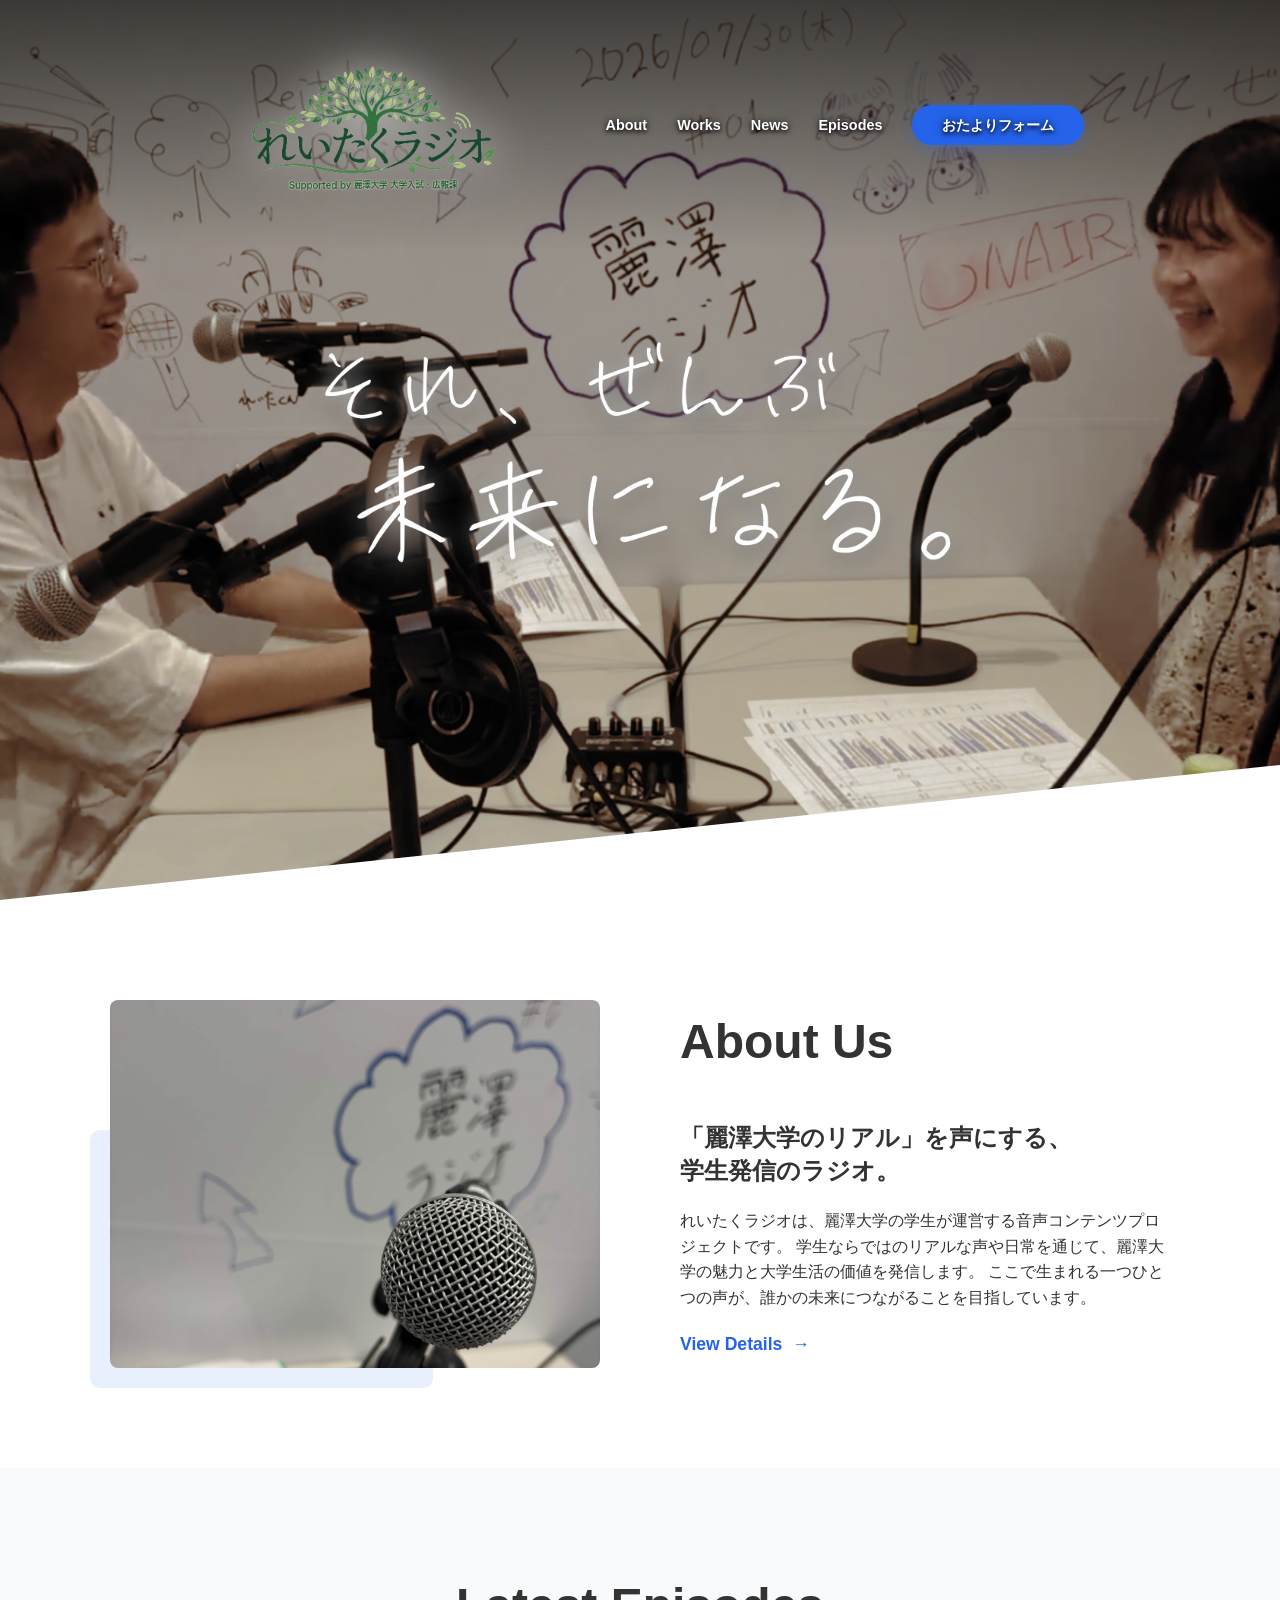
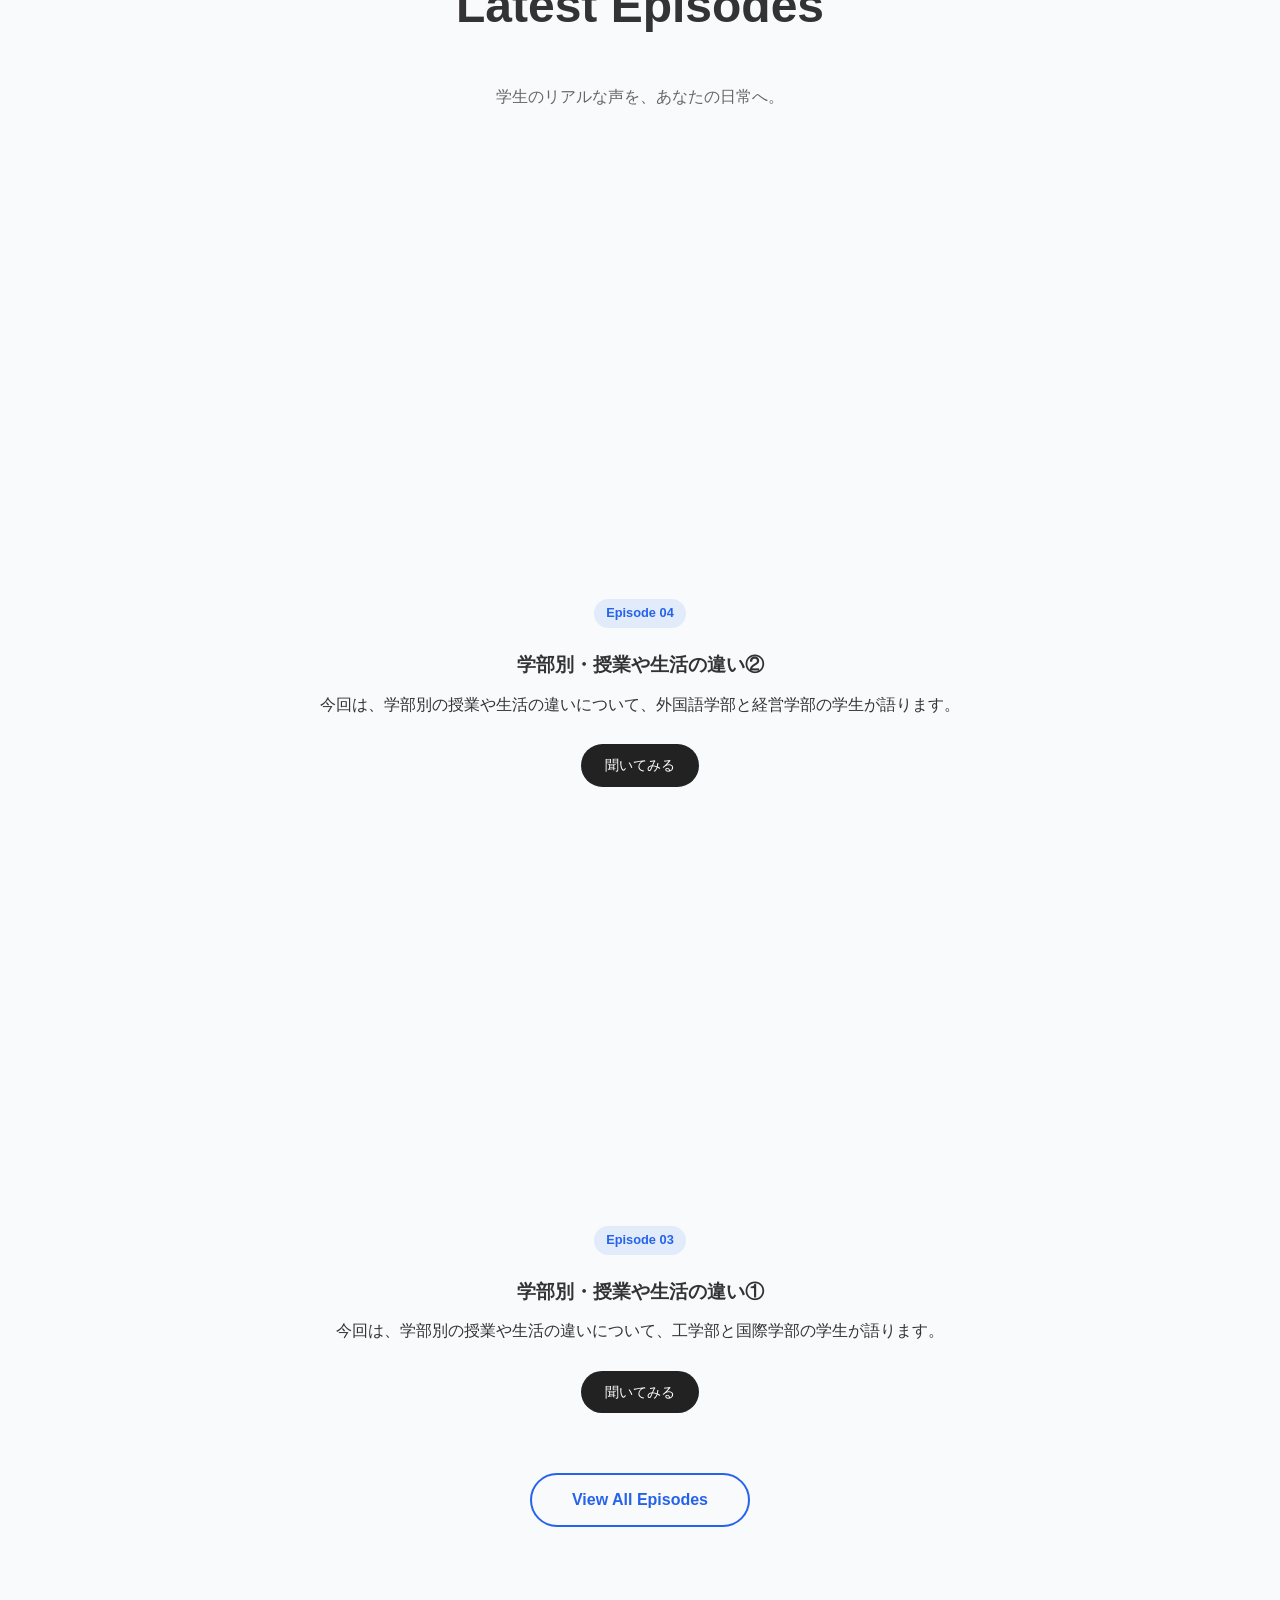
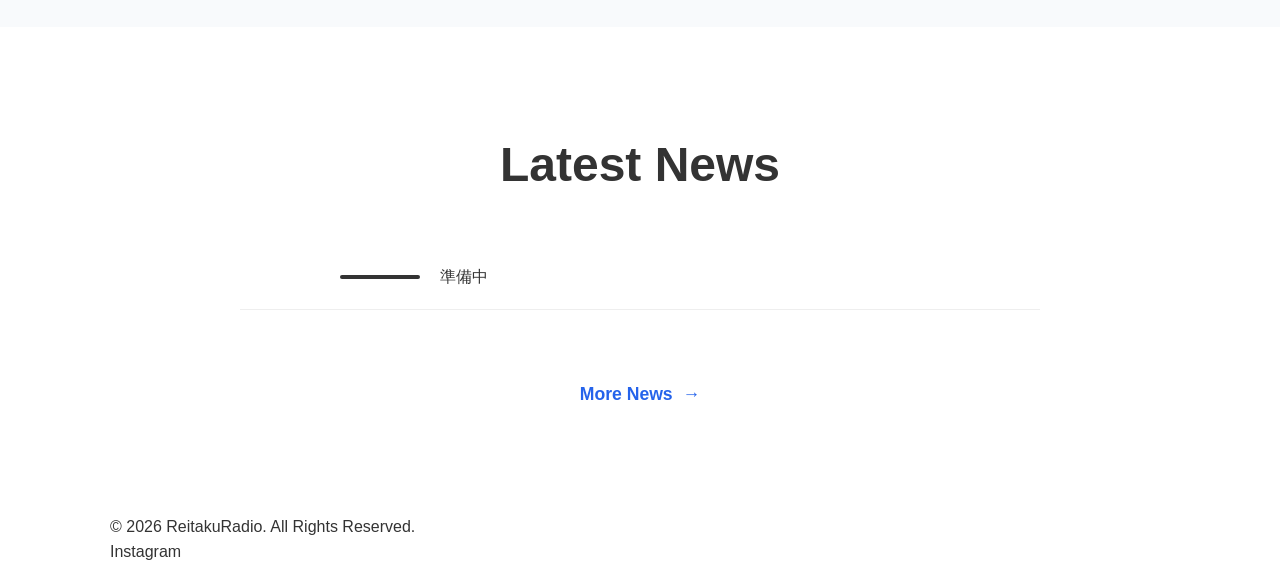
<file: public/index.html>
<!DOCTYPE html>
<html lang="ja">
<head>
    <meta charset="UTF-8">
    <meta name="viewport" content="width=device-width, initial-scale=1.0">
    <title>れいたくラジオ | HP</title>
    <link rel="icon" type="image/x-icon" href="assets/img/logo.ico">
    <link rel="preconnect" href="https://fonts.googleapis.com">
    <link rel="preconnect" href="https://fonts.gstatic.com" crossorigin>
    <link href="https://fonts.googleapis.com/css2?family=Shippori+Antique&display=swap" rel="stylesheet">
    <link rel="stylesheet" href="assets/css/style.css">
</head>
<body>

    <!-- Navigation -->
    <nav class="navbar">
        <div class="container nav-container">
            <a href="#" class="logo">
                <img src="./assets/img/osda.png" alt="れいたくラジオロゴ">
            </a>

            <!-- ここにハンバーガーメニューを追加 -->
            <div class="menu-toggle" id="mobile-menu">
                <span class="bar"></span>
                <span class="bar"></span>
                <span class="bar"></span>
            </div>

            <ul class="nav-links">
              <li><a href="./about.html">About</a></li>
              <li><a href="./works.html">Works</a></li>
              <li><a href="./news.html">News</a></li>
              <li><a href="./episodes.html">Episodes</a></li>
              <li><a href="./letters.html" class="btn-primary">おたよりフォーム</a></li>
            </ul>
        </div>
    </nav>

    <!-- Hero Section -->
    <header class="hero">
        <img class="hero-image" src="assets/img/pic.png" alt="">

        <div class="hero-content fade-in">
            <img class="hero-title" src="assets/img/wp.png" alt="れいたくラジオ">
            <div class="hero-scroll-indicator">
                <div class="line"></div>
            </div>
        </div>
    </header>

    <!-- About Section -->
    <section id="about" class="section">
        <div class="container">
            <div class="about-grid">
                <div class="about-image fade-in">
                    <img src="assets/img/pic3.jpg" alt="Our Team"> 
                    <div class="accent-box"></div>
                </div>
                <div class="about-text fade-in delay-100">
                    <h2 class="section-title text-left">About Us</h2>
                    <p class="lead">「麗澤大学のリアル」を声にする、<br>学生発信のラジオ。</p>
                    <p>れいたくラジオは、麗澤大学の学生が運営する音声コンテンツプロジェクトです。
                      学生ならではのリアルな声や日常を通じて、麗澤大学の魅力と大学生活の価値を発信します。
                      ここで生まれる一つひとつの声が、誰かの未来につながることを目指しています。</p>
                    <a href="about.html" class="btn-text">View Details <span class="arrow">→</span></a>
                </div>
            </div>
        </div>
    </section>

    <!-- Works Section (Renamed from Activities) -->
    <section id="works" class="section bg-light slant-top">
        <div class="container">
            <div class="section-header fade-in">
                <h2 class="section-title">Latest Episodes</h2>
                <p class="section-desc">学生のリアルな声を、あなたの日常へ。</p>
            </div>

            <div class="card-grid">

                <div class="card fade-in delay-100">

                    <div class="card-content">
                    <div class="card-youtube">
                        <iframe 
                            src="https://www.youtube.com/embed/62Qj8sVfdno?si=H-TPneH94HYrsm29"
                            title="YouTube video player"
                            frameborder="0"
                            allowfullscreen>
                        </iframe>
                    </div>
                        <span class="card-tag">Episode 04</span>
                        <h3>学部別・授業や生活の違い②</h3>
                        <p>今回は、学部別の授業や生活の違いについて、外国語学部と経営学部の学生が語ります。</p>
                        <a href="episodes.html#ep04" class="card-button">聞いてみる</a>
                    </div>
                </div>


                <div class="card fade-in delay-100">

                    <div class="card-content">
                    <div class="card-youtube">
                        <iframe 
                            src="https://www.youtube.com/embed/wEVEye_LMsM?si=lrjsdQ3hNm_hMpVY"
                            title="YouTube video player"
                            frameborder="0"
                            allowfullscreen>
                        </iframe>
                    </div>
                        <span class="card-tag">Episode 03</span>
                        <h3>学部別・授業や生活の違い①</h3>
                        <p>今回は、学部別の授業や生活の違いについて、工学部と国際学部の学生が語ります。</p>
                        <a href="episodes.html#ep03" class="card-button">聞いてみる</a>
                    </div>
                </div>

            <div class="text-center mt-5 fade-in">
                <a href="episodes.html" class="btn-primary-outline">View All Episodes</a>
            </div>
        </div>
    </section>

    <!-- News Section -->
    <section id="news" class="section">
        <div class="container">
            <h2 class="section-title fade-in">Latest News</h2>
            <div class="news-list fade-in delay-100">
                <a href="#" class="news-item">
                    <span class="news-date"></span>
                    <span class="news-cat"></span>
                    <span class="news-title">準備中</span>
                </a>

            <div class="text-center mt-5 fade-in">
                <a href="./news.html" class="btn-text">More News <span class="arrow">→</span></a>
            </div>
        </div>
    </section>

    <!-- Footer -->
    <footer class="footer">
        <div class="container footer-content">
            <p>&copy; 2026 ReitakuRadio. All Rights Reserved.</p>
            <div class="social-links">
                <a href="https://www.instagram.com/reitakuradio/" target="_blank" rel="noopener noreferrer">Instagram</a>
            </div>
        </div>
    </footer>

    <script src="../src/js/script.js"></script>
</body>
</html>
</file>
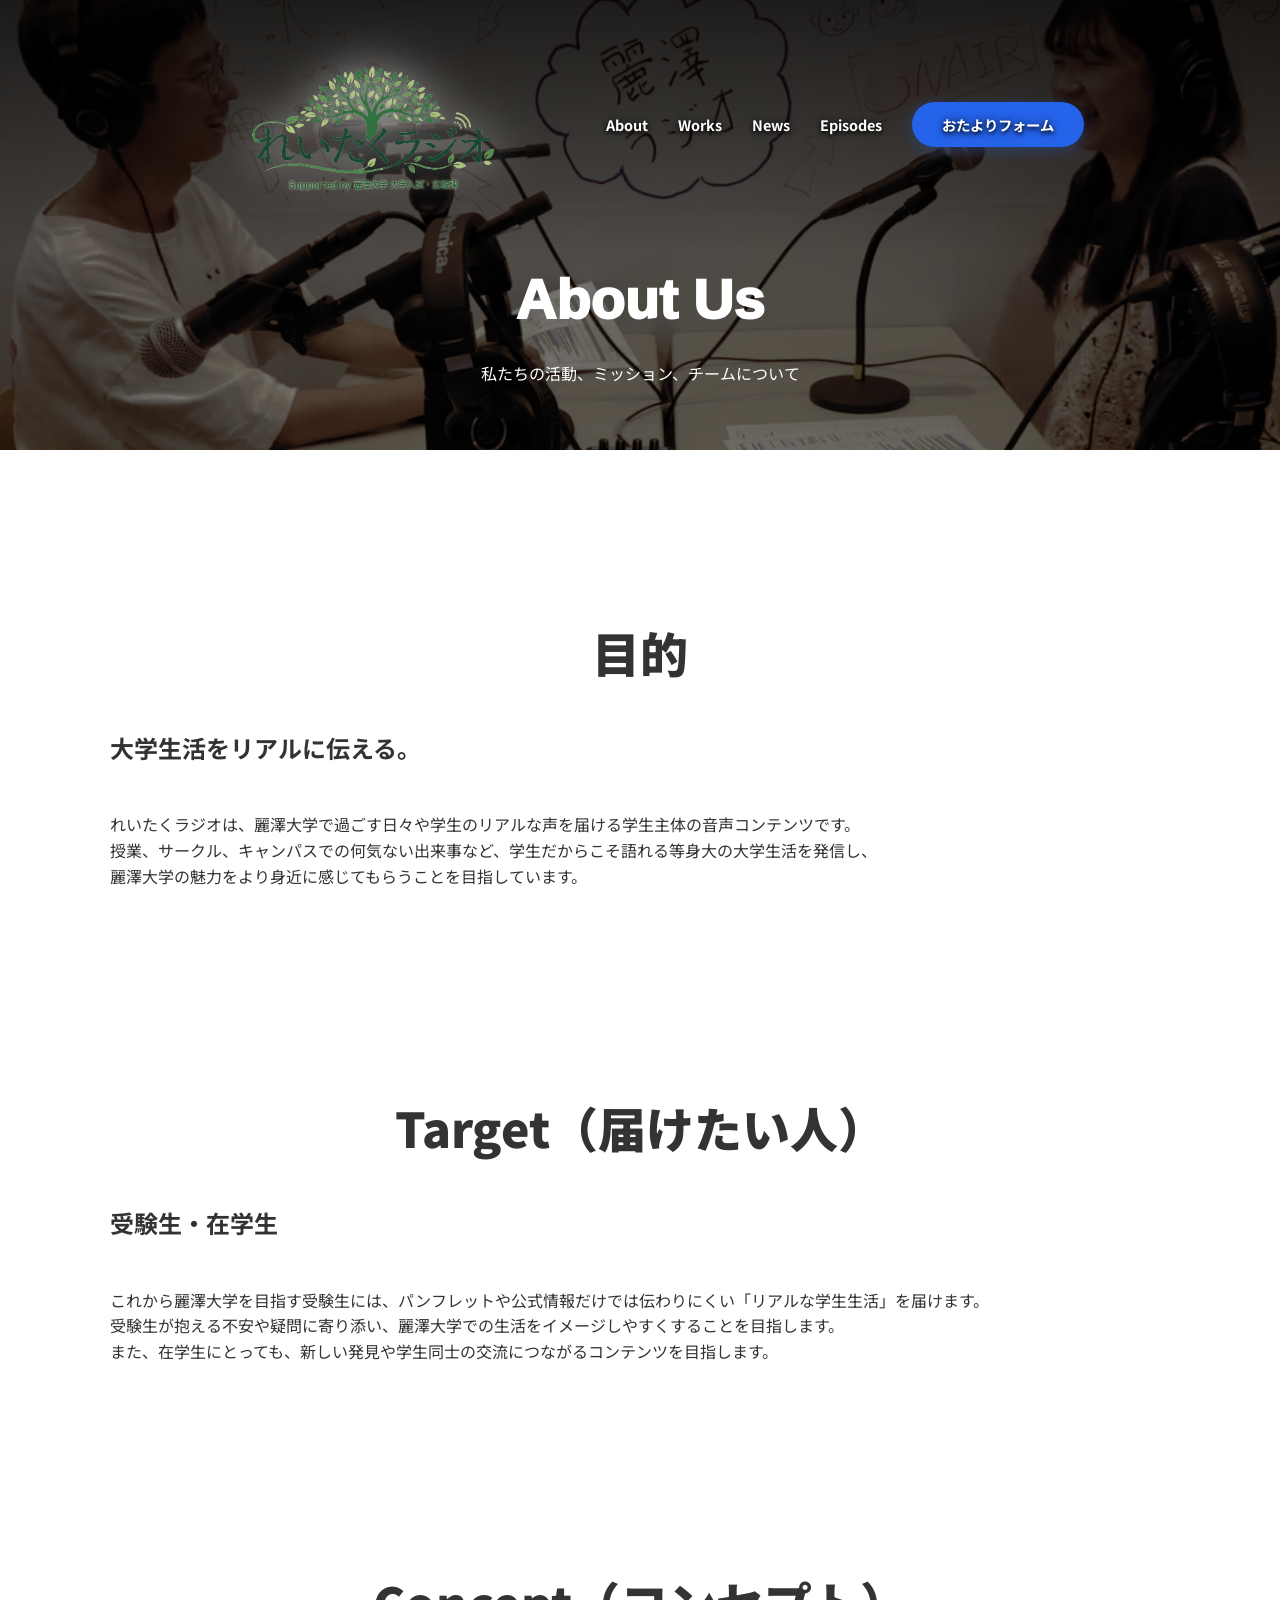
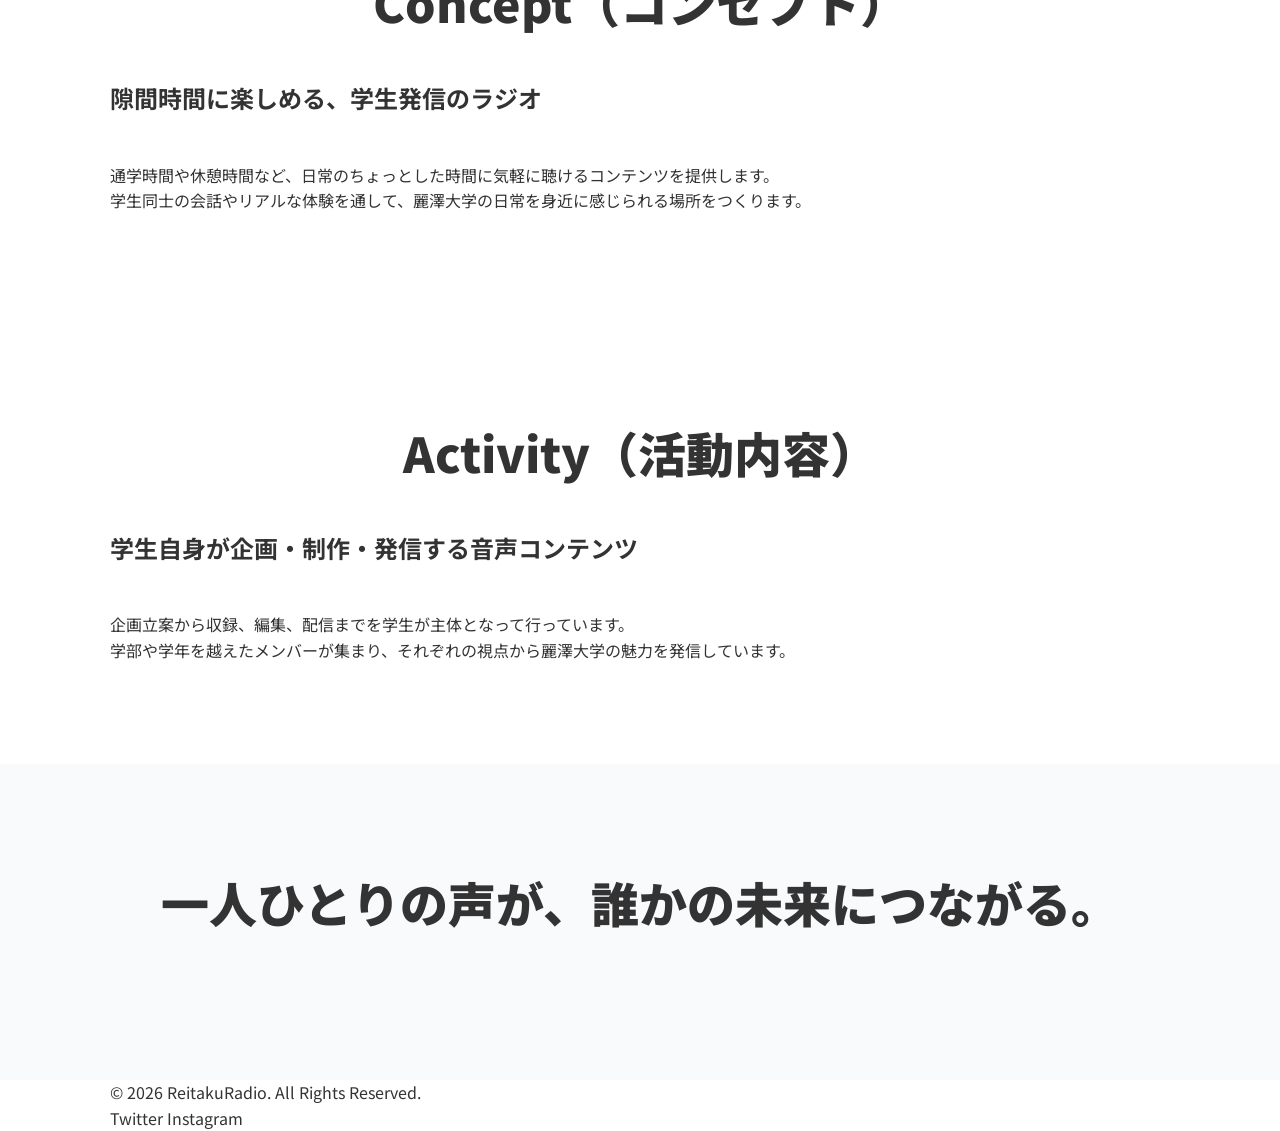
<file: public/about.html>
<!DOCTYPE html>
<html lang="ja">
<head>
    <meta charset="UTF-8">
    <meta name="viewport" content="width=device-width, initial-scale=1.0">
    <title>About Us | れいたくラジオ</title>
    <link rel="icon" type="image/x-icon" href="assets/img/logo.ico">
    <link rel="preconnect" href="https://fonts.googleapis.com">
    <link rel="preconnect" href="https://fonts.gstatic.com" crossorigin>
    <link href="https://fonts.googleapis.com/css2?family=Noto+Sans+JP:wght@400;700;900&display=swap" rel="stylesheet">
    <link rel="stylesheet" href="assets/css/style.css">
    <!-- 下層ページ用の一時的なスタイル（本来はstyle.cssに記述推奨） -->
    <style>
        .page-header {
            position: relative;
            height: 50vh;
            min-height: 400px;
            display: flex;
            align-items: center;
            justify-content: center;
            background-image: url('assets/img/pic.png'); /* 背景画像 */
            background-size: cover;
            background-position: center;
            color: #fff;
            margin-bottom: 4rem;
        }
        .page-header::before {
            content: '';
            position: absolute;
            top: 0; left: 0; width: 100%; height: 100%;
            background: rgba(0,0,0,0.5); /* 文字を見やすくする暗いフィルター */
        }
        .page-title-content {
            position: relative;
            z-index: 2;
            text-align: center;
            margin-top: 12rem; /* 位置を下に調整 */
        }
        .page-title {
            font-size: 3.5rem;
            font-weight: 1000;
            margin-bottom: 1rem;
            font-family: 'Montserrat', sans-serif;
        }
    </style>
</head>
<body>

    <!-- Navigation (index.htmlと共通) -->
    <nav class="navbar">
        <div class="container nav-container">
            <a href="index.html" class="logo">
                <img src="./assets/img/osda.png" alt="れいたくラジオロゴ">
            </a>

            <div class="menu-toggle" id="mobile-menu">
                <span class="bar"></span>
                <span class="bar"></span>
                <span class="bar"></span>
            </div>

            <ul class="nav-links">
                <!-- 自ページへのリンクはクラスなどで現在地表示をしても良い -->
              <li><a href="./about.html">About</a></li>
              <li><a href="./works.html">Works</a></li>
              <li><a href="./news.html">News</a></li>
              <li><a href="episodes.html">Episodes</a></li>
              <li><a href="./letters.html" class="btn-primary">おたよりフォーム</a></li>
            </ul>
        </div>
    </nav>

    <!-- Page Header (下層ページ用のヘッダー) -->
    <header class="page-header">
        <div class="page-title-content fade-in">
            <h1 class="page-title">About Us</h1>
            <p>私たちの活動、ミッション、チームについて</p>
        </div>
    </header>

    <!-- Main Content -->
    <main>
        <section class="section">
            <div class="container">
                <div class="about-text">
                    <h2 class="section-title">目的</h2>
                    <p class="lead" style="margin-bottom: 3rem;">大学生活をリアルに伝える。</p>
                    <p>れいたくラジオは、麗澤大学で過ごす日々や学生のリアルな声を届ける学生主体の音声コンテンツです。<br>
                      授業、サークル、キャンパスでの何気ない出来事など、学生だからこそ語れる等身大の大学生活を発信し、<br>
                      麗澤大学の魅力をより身近に感じてもらうことを目指しています。
                </div>
            </div>
        </section>

      <section class="section">
        <div class="container">
          <div class="about-text">
            <h2 class="section-title">Target（届けたい人）</h2>
            <p class="lead" style="margin-bottom: 3rem;">受験生・在学生</p>
            <p>これから麗澤大学を目指す受験生には、パンフレットや公式情報だけでは伝わりにくい「リアルな学生生活」を届けます。<br>
              受験生が抱える不安や疑問に寄り添い、麗澤大学での生活をイメージしやすくすることを目指します。<br>
              また、在学生にとっても、新しい発見や学生同士の交流につながるコンテンツを目指します。
          </div>
        </div>
      </section>

     <section class="section">
        <div class="container">
          <div class="about-text">
            <h2 class="section-title">Concept（コンセプト）</h2>
            <p class="lead" style="margin-bottom: 3rem;">隙間時間に楽しめる、学生発信のラジオ</p>
            <p>通学時間や休憩時間など、日常のちょっとした時間に気軽に聴けるコンテンツを提供します。<br>
              学生同士の会話やリアルな体験を通して、麗澤大学の日常を身近に感じられる場所をつくります。
          </div>
        </div>
      </section>

    <section class="section">
        <div class="container">
          <div class="about-text">
            <h2 class="section-title">Activity（活動内容）</h2>
            <p class="lead" style="margin-bottom: 3rem;">学生自身が企画・制作・発信する音声コンテンツ</p>
            <p>企画立案から収録、編集、配信までを学生が主体となって行っています。<br>
              学部や学年を越えたメンバーが集まり、それぞれの視点から麗澤大学の魅力を発信しています。
          </div>
        </div>
      </section>


        <!-- メンバー紹介や沿革などをここに追加 -->
        <section class="section bg-light">
            <div class="container">
                <h2 class="section-title">一人ひとりの声が、誰かの未来につながる。</h2>
            </div>
        </section>
    </main>

    <!-- Footer -->
    <footer class="footer">
        <div class="container footer-content">
            <p>&copy; 2026 ReitakuRadio. All Rights Reserved.</p>
            <div class="social-links">
                <a href="#">Twitter</a>
                <a href="#">Instagram</a>
            </div>
        </div>
    </footer>

    <script src="../src/js/script.js"></script>
</body>
</html>
</file>
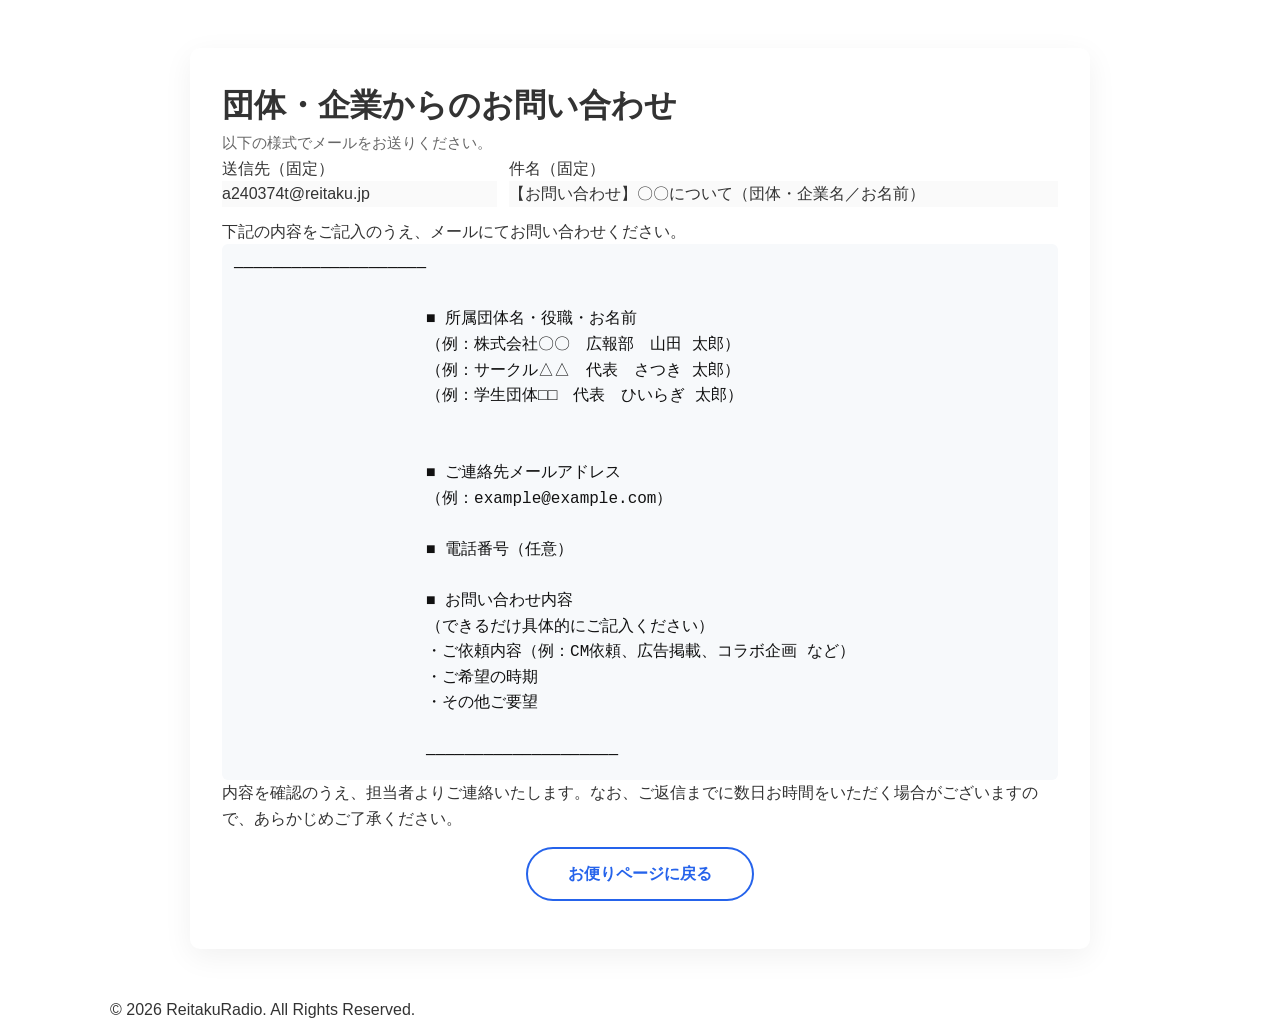
<file: public/contact.html>
<!DOCTYPE html>
<html lang="ja">
<head>
    <meta charset="utf-8">
    <meta name="viewport" content="width=device-width,initial-scale=1">
    <title>お問い合わせ（団体・企業用） | れいたくラジオ</title>
    <link rel="stylesheet" href="assets/css/style.css">
    <style>
        .contact-card { max-width:900px; margin:3rem auto; padding:2rem; background:#fff; border-radius:10px; box-shadow:0 8px 30px rgba(0,0,0,0.06);} 
        .meta-row { display:flex; gap:12px; flex-wrap:wrap; margin-bottom:12px; }
        .label-muted { color:#666; font-size:0.95rem; }
        .btn-row { display:flex; gap:12px; justify-content:center; margin-top:1rem; }
        pre.email-preview { white-space:pre-wrap; background:#f7f9fb; padding:12px; border-radius:6px; color:#111; }
    </style>

        <style>
        .page-header {
            position: relative;
            height: 50vh;
            min-height: 400px;
            display: flex;
            align-items: center;
            justify-content: center;
            background-image: url('assets/img/pic.png'); /* 背景画像 */
            background-size: cover;
            background-position: center;
            color: #fff;
            margin-bottom: 4rem;
        }
        .page-header::before {
            content: '';
            position: absolute;
            top: 0; left: 0; width: 100%; height: 100%;
            background: rgba(0,0,0,0.5); /* 文字を見やすくする暗いフィルター */
        }
        .page-title-content {
            position: relative;
            z-index: 2;
            text-align: center;
            margin-top: 12rem; /* 位置を下に調整 */
        }
        .page-title {
            font-size: 3.5rem;
            font-weight: 1000;
            margin-bottom: 1rem;
            font-family: 'Montserrat', sans-serif;
        }
    </style>
</head>
<body>

    <main>
        <div class="contact-card">
            <h1>団体・企業からのお問い合わせ</h1>
            <p class="label-muted">以下の様式でメールをお送りください。</p>

            <div class="meta-row">
                <div style="flex:1">
                    <label class="form-label">送信先（固定）</label>
                    <div class="form-control" style="background:#fafafa;">a240374t@reitaku.jp</div>
                </div>
                <div style="flex:2">
                    <label class="form-label">件名（固定）</label>
                    <div class="form-control" style="background:#fafafa;">【お問い合わせ】〇〇について（団体・企業名／お名前）</div>
                </div>
            </div>

            <div>
                <p>下記の内容をご記入のうえ、メールにてお問い合わせください。</p>

                <pre class="email-preview">――――――――――――――――――――

                    ■ 所属団体名・役職・お名前
                    （例：株式会社〇〇　広報部　山田 太郎）
                    （例：サークル△△　代表　さつき 太郎）
                    （例：学生団体□□　代表　ひいらぎ 太郎）


                    ■ ご連絡先メールアドレス
                    （例：example@example.com）

                    ■ 電話番号（任意）

                    ■ お問い合わせ内容
                    （できるだけ具体的にご記入ください）
                    ・ご依頼内容（例：CM依頼、広告掲載、コラボ企画 など）
                    ・ご希望の時期
                    ・その他ご要望

                    ――――――――――――――――――――</pre>

                <p>内容を確認のうえ、担当者よりご連絡いたします。なお、ご返信までに数日お時間をいただく場合がございますので、あらかじめご了承ください。</p>
            <p style="text-align:center; margin:1rem 0;"><a href="letters.html" class="btn-primary-outline">お便りページに戻る</a></p>

            </div>
    </main>

    <footer class="footer"><div class="container footer-content"><p>&copy; 2026 ReitakuRadio. All Rights Reserved.</p></div></footer>

    <!-- 簡易テンプレ表示のみ。コピー等の操作は不要とのことのためスクリプトは削除しました -->
</body>
</html>
</file>
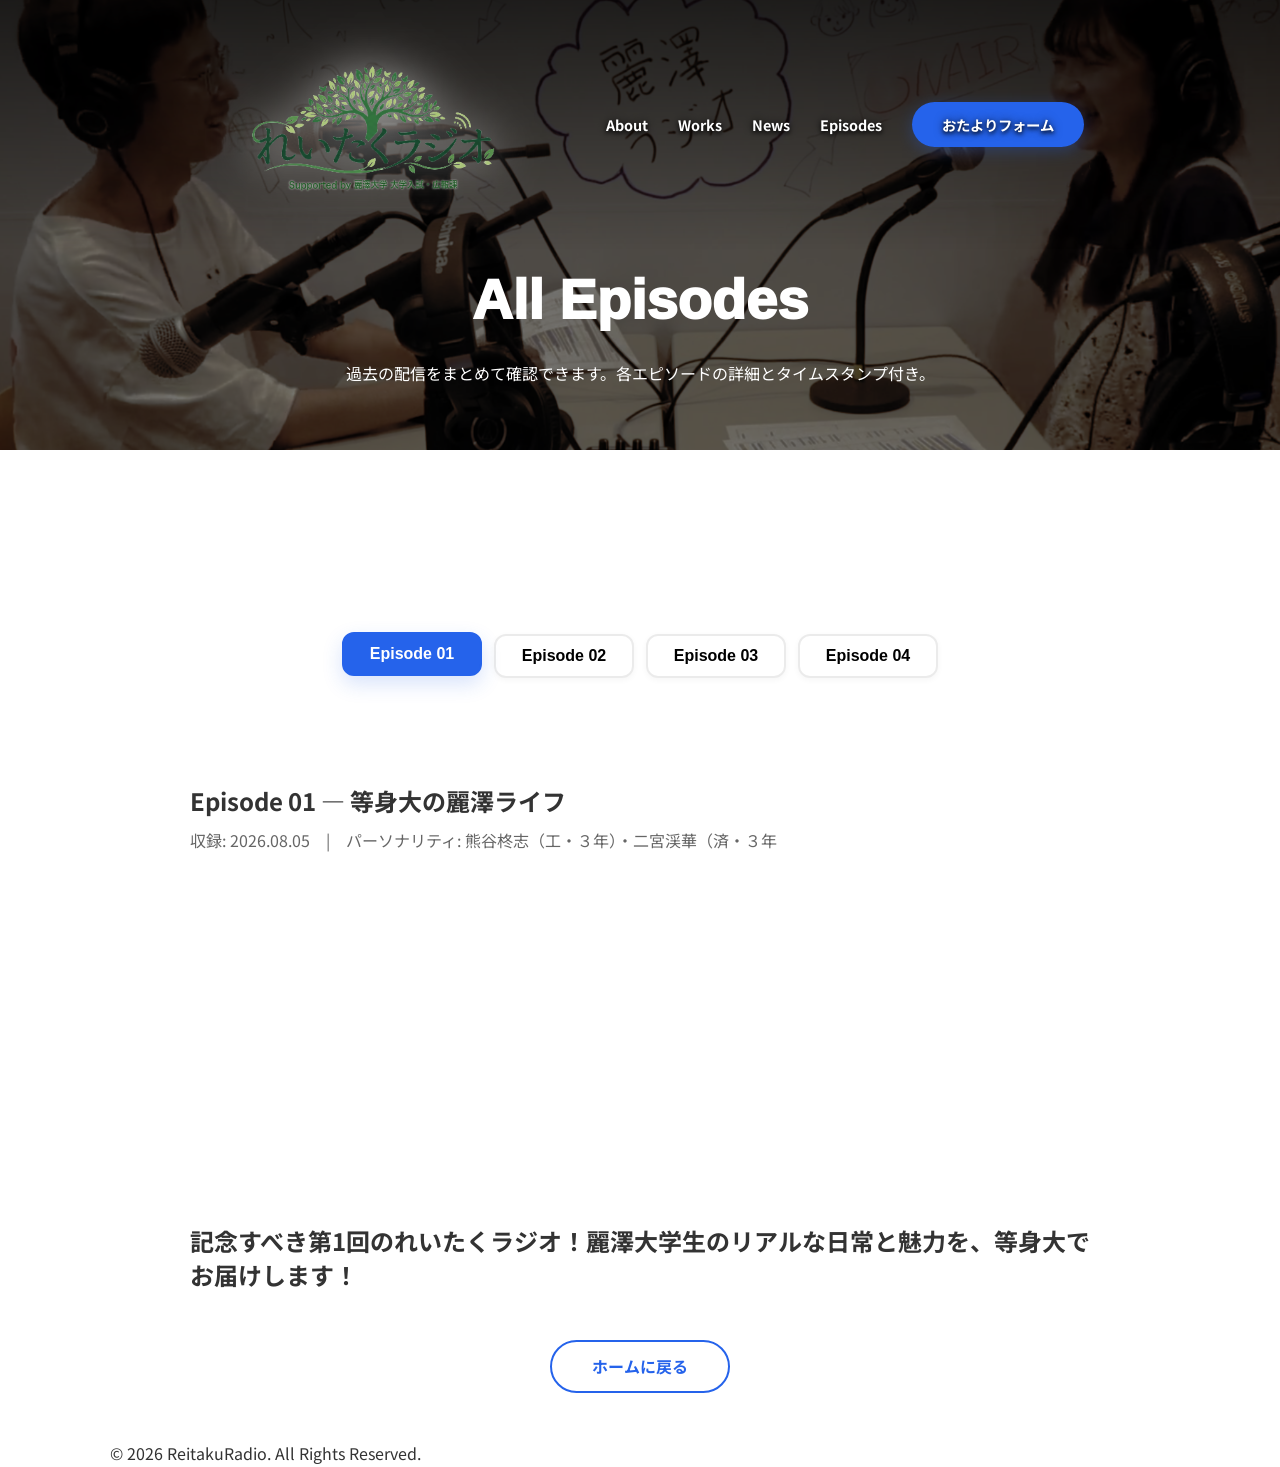
<file: public/episodes.html>
<!DOCTYPE html>
<html lang="ja">
<head>
    <meta charset="UTF-8">
    <meta name="viewport" content="width=device-width, initial-scale=1.0">
    <title>Episodes | れいたくラジオ</title>
    <link rel="icon" type="image/x-icon" href="assets/img/logo.ico">
    <link rel="preconnect" href="https://fonts.googleapis.com">
    <link rel="preconnect" href="https://fonts.gstatic.com" crossorigin>
    <link href="https://fonts.googleapis.com/css2?family=Noto+Sans+JP:wght@400;700;900&display=swap" rel="stylesheet">
    <link rel="stylesheet" href="assets/css/style.css">
    <style>
        .episodes-header { text-align:center; padding:6rem 0 2rem; }
        .episode { max-width: 900px; margin: 3rem auto; }
        .episode + .episode { border-top: 1px solid #eee; padding-top: 2rem; }
        .episode h2 { margin-bottom: 0.5rem; }
        .episode .meta { color:#666; margin-bottom:1rem; }
    </style>

    <style>
        .page-header {
            position: relative;
            height: 50vh;
            min-height: 400px;
            display: flex;
            align-items: center;
            justify-content: center;
            background-image: url('assets/img/pic.png'); /* 背景画像 */
            background-size: cover;
            background-position: center;
            color: #fff;
            margin-bottom: 4rem;
        }
        .page-header::before {
            content: '';
            position: absolute;
            top: 0; left: 0; width: 100%; height: 100%;
            background: rgba(0,0,0,0.5); /* 文字を見やすくする暗いフィルター */
        }
        .page-title-content {
            position: relative;
            z-index: 2;
            text-align: center;
            margin-top: 12rem; /* 位置を下に調整 */
        }
        .page-title {
            font-size: 3.5rem;
            font-weight: 1000;
            margin-bottom: 1rem;
            font-family: 'Montserrat', sans-serif;
        }
    </style>
</head>
<body>
    <nav class="navbar">
        <div class="container nav-container">
            <a href="index.html" class="logo"><img src="./assets/img/osda.png" alt="れいたくラジオロゴ"></a>
            <div class="menu-toggle" id="mobile-menu"><span class="bar"></span><span class="bar"></span><span class="bar"></span></div>
            <ul class="nav-links">
                <li><a href="about.html">About</a></li>
                <li><a href="works.html">Works</a></li>
                <li><a href="news.html">News</a></li>
                <li><a href="episodes.html">Episodes</a></li>
                <li><a href="./letters.html" class="btn-primary">おたよりフォーム</a></li>
            </ul>
        </div>
    </nav>

        <header class="page-header">
        <div class="page-title-content fade-in">
            <h1 class="page-title">All Episodes</h1>
            <p>過去の配信をまとめて確認できます。各エピソードの詳細とタイムスタンプ付き。</p>
        </div>
    </header>

    <header class="episodes-header">
        <div class="tab-buttons" role="tablist" aria-label="Episodes">
            <button data-target="ep01" class="" role="tab">Episode 01</button>
            <button data-target="ep02" class="" role="tab">Episode 02</button>
            <button data-target="ep03" class="" role="tab">Episode 03</button>
            <button data-target="ep04" class="" role="tab">Episode 04</button>
        </div>
    </header>

    <main>
        <div class="tab-content">
        <section id="ep01" class="episode tab-panel" aria-labelledby="ep01-tab">
            <h2>Episode 01 — 等身大の麗澤ライフ</h2>
            <p class="meta">収録: 2026.08.05　|　パーソナリティ: 熊谷柊志（工・３年）・二宮渓華（済・３年</p>
            <div class="card-youtube">
                <iframe src="https://www.youtube.com/embed/pk589s4kgiE?si=QbRvq-BTQYWIaJAw" title="Episode 01" frameborder="0" allowfullscreen></iframe>
            </div>
            <p class="lead">記念すべき第1回のれいたくラジオ！麗澤大学生のリアルな日常と魅力を、等身大でお届けします！</p>
        </section>
        <section id="ep02" class="episode tab-panel" aria-labelledby="ep02-tab">
            <h2>Episode 02 — 夏到来！夏休みの過ごし方！</h2>
            <p class="meta">収録: 2026.08.19　| パーソナリティ: 熊谷柊志（工・３年）・二宮渓華（済・３年）</p>
            <div class="card-youtube">
                <iframe src="https://www.youtube.com/embed/HmCvWv1ZF5M?si=xBJlmasLd-pO4QPg" title="Episode 02" frameborder="0" allowfullscreen></iframe>
            </div>
            <p class="lead">前回に引き続き、3年生の2人が、麗澤大学生のリアルな夏休みの過ごし方について、お届けします！</p>
        </section>
                <section id="ep03" class="episode tab-panel" aria-labelledby="ep03-tab">
                    <h2>Episode 03 — 学部別・授業や生活の違い 1</h2>
                    <p class="meta">収録: 2026.08.26　| パーソナリティ：高波知弘（工3）・高橋右京（国4）</p>
                    <div class="card-youtube">
                        <iframe src="https://www.youtube.com/embed/wEVEye_LMsM?si=lrjsdQ3hNm_hMpVY" title="Episode 03" frameborder="0" allowfullscreen></iframe>
                    </div>
                    <p class="lead">今回は、学部別の授業や生活の違いについて、工学部と国際学部の学生が語ります。麗澤大学の多様な学びの魅力をお届けします！</p>
                </section>
                <section id="ep04" class="episode tab-panel" aria-labelledby="ep04-tab">
                    <h2>Episode 04 — 学部別・授業や生活の違い 2</h2>
                    <p class="meta">収録: 2026.08.26　| パーソナリティ：高波知弘（工3）・高橋右京（国4）</p>
                    <div class="card-youtube">
                        <iframe src="https://www.youtube.com/embed/62Qj8sVfdno?si=H-TPneH94HYrsm29" title="Episode 04" frameborder="0" allowfullscreen></iframe>
                    </div>
                    <p class="lead">今回は、学部別の授業や生活の違いについて、外国語学部と経営学部の学生が語ります。麗澤大学の多様な学びの魅力をお届けします！</p>
                </section>
        </div>
    </main>

    <script>
    document.addEventListener('DOMContentLoaded', function(){
        const buttons = document.querySelectorAll('.tab-buttons button');
        const panels = document.querySelectorAll('.tab-panel');
        function show(id){
            panels.forEach(p=>p.classList.toggle('active', p.id===id));
            buttons.forEach(b=>b.classList.toggle('active', b.dataset.target===id));
            try { history.replaceState(null, '', '#'+id); } catch(e){}
        }
        buttons.forEach(b=>b.addEventListener('click', ()=> show(b.dataset.target)));
        const initial = location.hash ? location.hash.replace('#','') : (panels[0] && panels[0].id);
        if(initial) show(initial);
    });
    </script>
    <div class="text-center" style="margin: 3rem 0;">
        <a href="index.html" class="btn-primary-outline">ホームに戻る</a>
    </div>

    <footer class="footer">
        <div class="container footer-content"><p>&copy; 2026 ReitakuRadio. All Rights Reserved.</p></div>
    </footer>

    <script src="../src/js/script.js"></script>
</body>
</html>
</file>
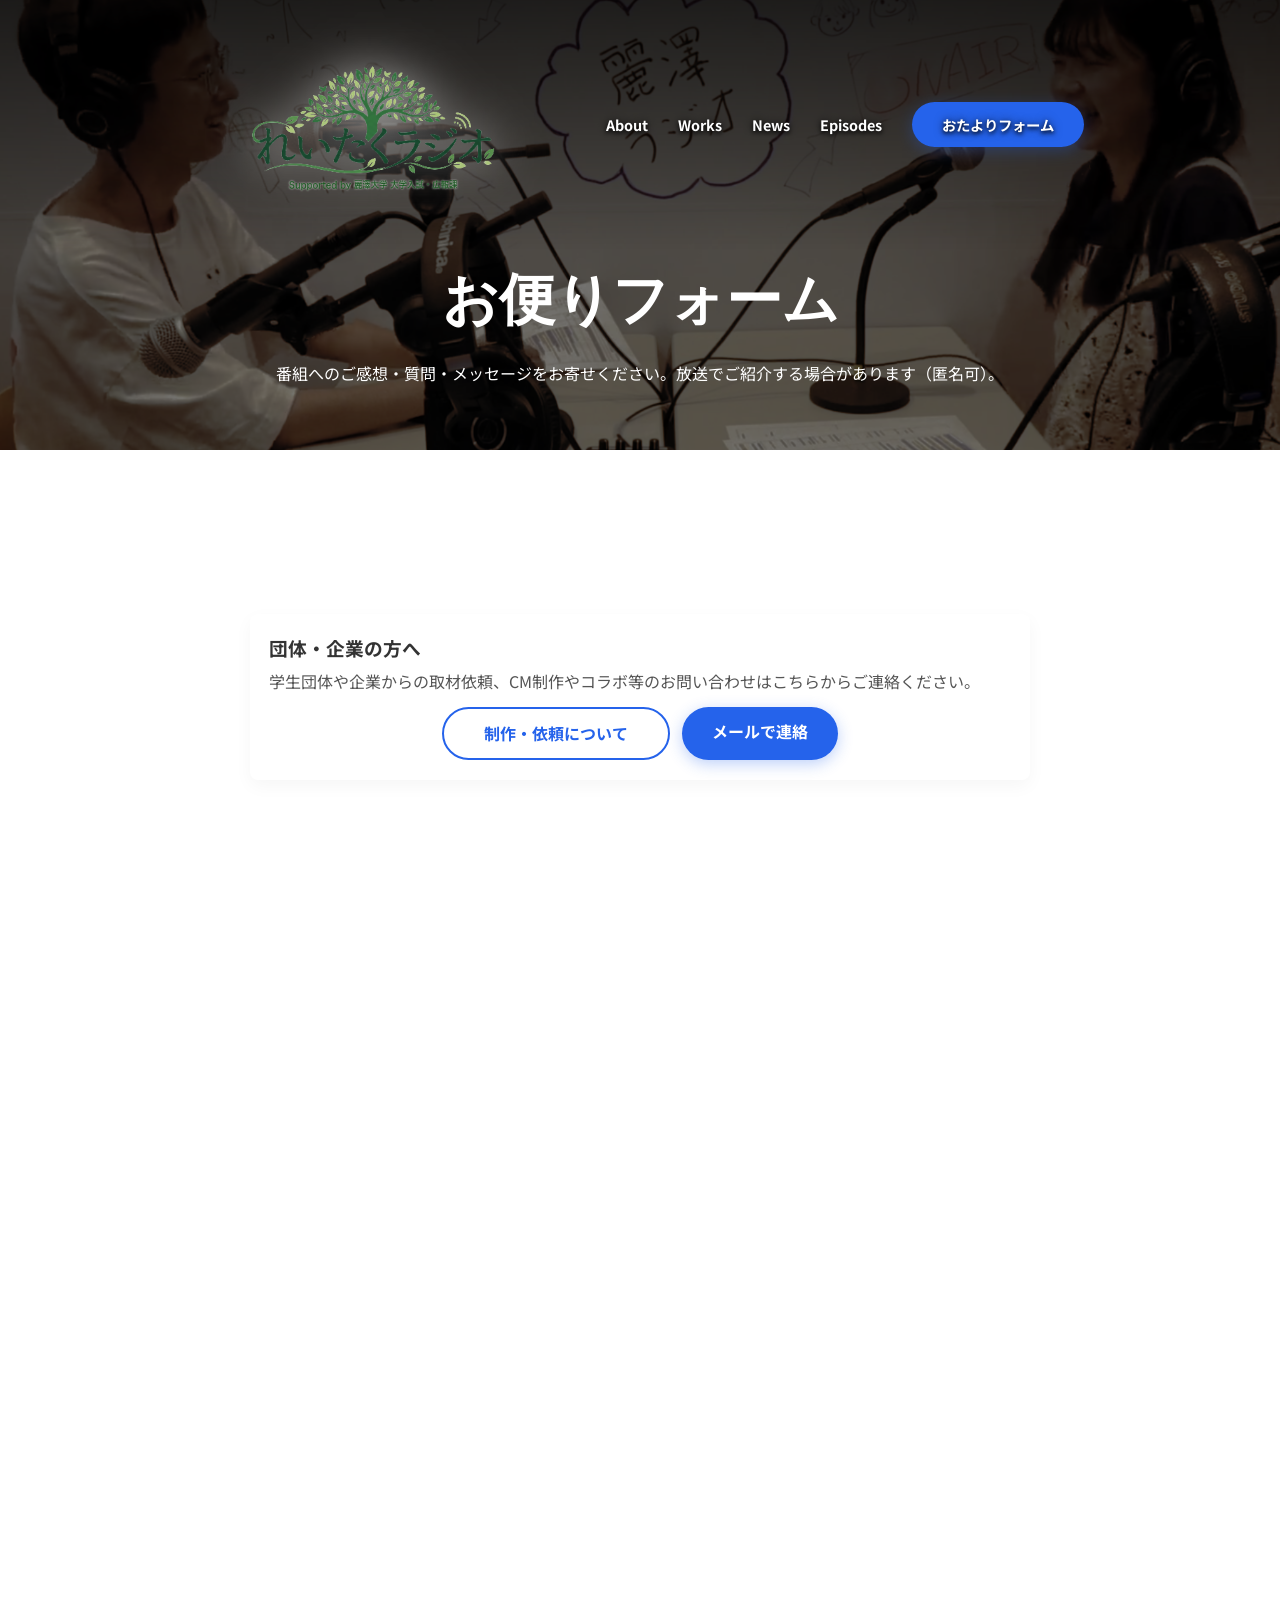
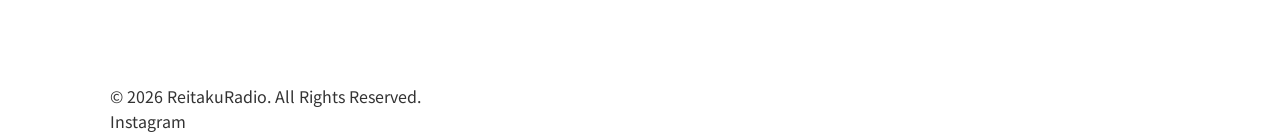
<file: public/letters.html>
<!DOCTYPE html>
<html lang="ja">
<head>
    <meta charset="UTF-8">
    <meta name="viewport" content="width=device-width, initial-scale=1.0">
    <title>おたよりフォーム | れいたくラジオ</title>
    <link rel="icon" type="image/x-icon" href="assets/img/logo.ico">
    <link rel="preconnect" href="https://fonts.googleapis.com">
    <link rel="preconnect" href="https://fonts.gstatic.com" crossorigin>
    <link href="https://fonts.googleapis.com/css2?family=Noto+Sans+JP:wght@400;700;900&display=swap" rel="stylesheet">
    <link rel="stylesheet" href="assets/css/style.css">
    <style>
        /* 下層ページ用のヘッダースタイル */
        .page-header {
            position: relative;
            height: 50vh;
            min-height: 400px;
            display: flex;
            align-items: center;
            justify-content: center;
             background-image: url('./assets/img/pic.png'); /* 背景画像 */
            background-size: cover;
            background-position: center;
            color: #fff;
            margin-bottom: 4rem;
        }
        .page-header::before {
            content: '';
            position: absolute;
            top: 0; left: 0; width: 100%; height: 100%;
            background: rgba(0,0,0,0.5);
        }
        .page-title-content {
            position: relative;
            z-index: 2;
            text-align: center;
            margin-top: 12rem; /* 位置を下に調整 */
        }
        .page-title {
            font-size: 3.5rem;
            font-weight: 900;
            margin-bottom: 1rem;
            font-family: 'Montserrat', sans-serif;
        }

        /* フォーム用の簡易スタイル */
        .form-group { margin-bottom: 1.5rem; }
        .form-label { display: block; margin-bottom: 0.5rem; font-weight: bold; }
        .form-control {
            width: 100%;
            padding: 0.8rem;
            border: 1px solid #ccc;
            border-radius: 4px;
            font-size: 1rem;
        }
        .form-actions { display:flex; justify-content:center; gap:12px; align-items:center; }
    </style>
</head>
<body>

    <!-- Navigation -->
    <nav class="navbar">
        <div class="container nav-container">
            <a href="index.html" class="logo">
                <img src="./assets/img/osda.png" alt="れいたくラジオロゴ">
            </a>

            <div class="menu-toggle" id="mobile-menu">
                <span class="bar"></span>
                <span class="bar"></span>
                <span class="bar"></span>
            </div>

            <ul class="nav-links">
                <li><a href="./about.html">About</a></li>
                <li><a href="./works.html">Works</a></li>
                <li><a href="./news.html">News</a></li>
                <li><a href="./episodes.html">Episodes</a></li>
                <li><a href="./letters.html" class="btn-primary">おたよりフォーム</a></li>
            </ul>
        </div>
    </nav>

    <!-- Page Header -->
    <header class="page-header">
        <div class="page-title-content fade-in">
            <h1 class="page-title">お便りフォーム</h1>
            <p>番組へのご感想・質問・メッセージをお寄せください。放送でご紹介する場合があります（匿名可）。</p>
        </div>
    </header>

    <!-- Main Content -->
    <main>
        <section class="section">
            <div class="container" style="max-width: 820px;">
                <div class="card" style="padding:1.2rem; border-radius:8px; background:#fff; box-shadow:0 6px 18px rgba(0,0,0,0.04); margin-bottom:1.5rem;">
                    <h3 style="margin:0 0 6px 0;">団体・企業の方へ</h3>
                    <p style="margin:0 0 12px 0; color:#555;">学生団体や企業からの取材依頼、CM制作やコラボ等のお問い合わせはこちらからご連絡ください。</p>
                    <div style="display:flex; gap:12px; justify-content:center;">
                        <a href="works.html" class="btn-primary-outline">制作・依頼について</a>
                        <a href="contact.html" class="btn-primary">メールで連絡</a>
                    </div>
                </div>
                <div class="form-embed">
                    <iframe src="https://docs.google.com/forms/d/e/1FAIpQLSfGMyyvNbxWnbbYXrY2nVrorkrKdgLuJAMFINkTjwIHivTZAA/viewform?embedded=true" frameborder="0" marginheight="0" marginwidth="0">読み込んでいます…</iframe>
                </div>
            </div>
        </section>
    </main>

    <!-- Removed client-side mailto form handler: using embedded Google Form instead -->

    <!-- Footer -->
    <footer class="footer">
        <div class="container footer-content">
            <p>&copy; 2026 ReitakuRadio. All Rights Reserved.</p>
            <div class="social-links">
                <a href="#">Instagram</a>
            </div>
        </div>
    </footer>

    <script src="../src/js/script.js"></script>
</body>
</html>
</file>
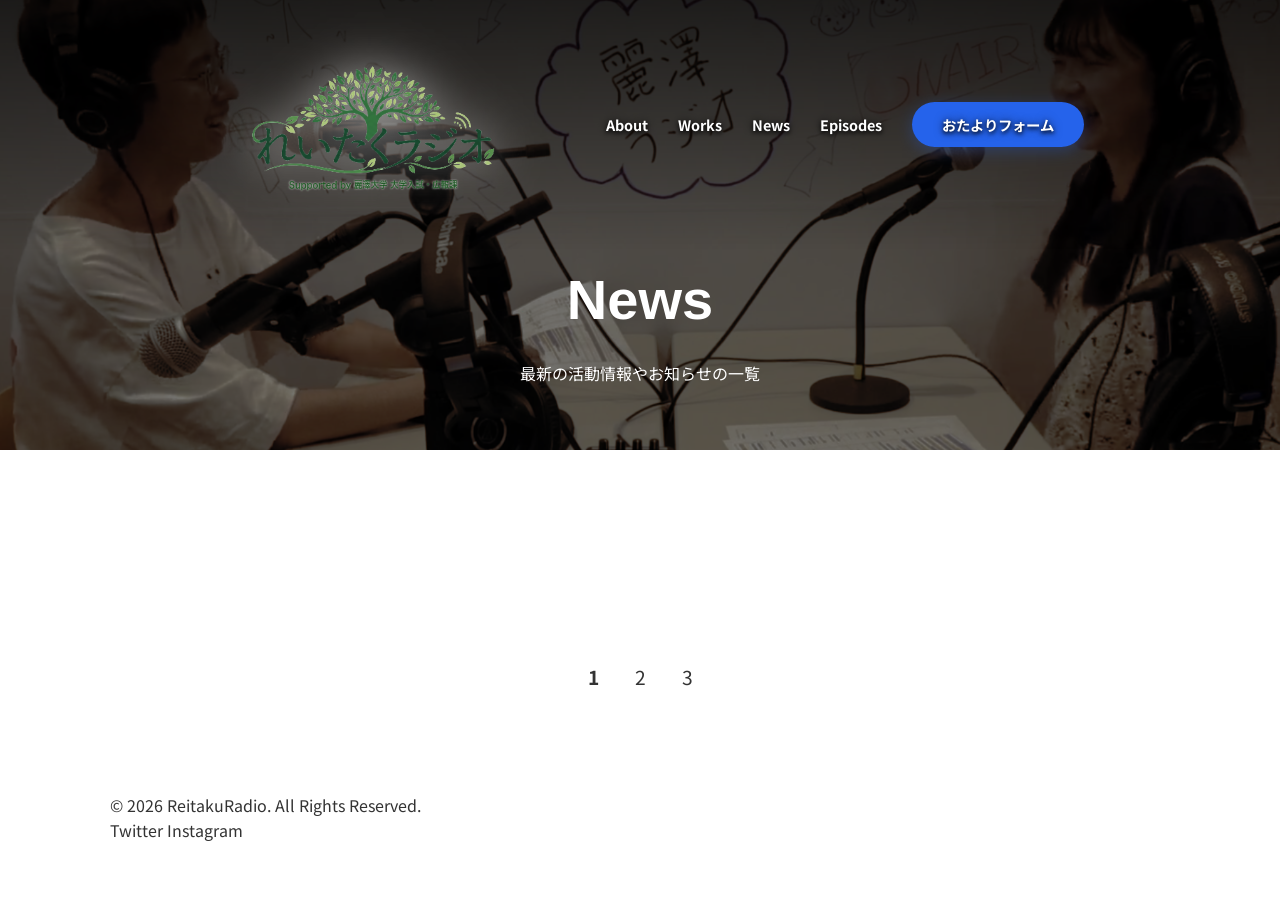
<file: public/news.html>
<!DOCTYPE html>
<html lang="ja">
<head>
    <meta charset="UTF-8">
    <meta name="viewport" content="width=device-width, initial-scale=1.0">
    <title>News | れいたくラジオ</title>
    <link rel="preconnect" href="https://fonts.googleapis.com">
    <link rel="icon" type="image/x-icon" href="assets/img/logo.ico">
    <link rel="preconnect" href="https://fonts.gstatic.com" crossorigin>
    <link href="https://fonts.googleapis.com/css2?family=Noto+Sans+JP:wght@400;700;900&display=swap" rel="stylesheet">
    <link rel="stylesheet" href="assets/css/style.css">
    <style>
        /* 下層ページ用のヘッダースタイル (about.htmlと同様) */
        .page-header {
            position: relative;
            height: 50vh;
            min-height: 400px;
            display: flex;
            align-items: center;
            justify-content: center;
            background-image: url('./assets/img/pic.png'); /* 背景画像 */
            background-size: cover;
            background-position: center;
            color: #fff;
            margin-bottom: 4rem;
        }
        .page-header::before {
            content: '';
            position: absolute;
            top: 0; left: 0; width: 100%; height: 100%;
            background: rgba(0,0,0,0.5);
        }
        .page-title-content {
            position: relative;
            z-index: 2;
            text-align: center;
            margin-top: 12rem; /* 位置を下に調整 */
        }
        .page-title {
            font-size: 3.5rem;
            font-weight: 900;
            margin-bottom: 1rem;
            font-family: 'Montserrat', sans-serif;
        }
    </style>
</head>
<body>

    <!-- Navigation -->
    <nav class="navbar">
        <div class="container nav-container">
            <a href="index.html" class="logo">
                <img src="./assets/img/osda.png" alt="れいたくラジオロゴ">
            </a>

            <div class="menu-toggle" id="mobile-menu">
                <span class="bar"></span>
                <span class="bar"></span>
                <span class="bar"></span>
            </div>

            <ul class="nav-links">
                <li><a href="./about.html">About</a></li>
                <li><a href="./works.html">Works</a></li>
                <li><a href="./news.html">News</a></li>
                <li><a href="./episodes.html">Episodes</a></li>
                <li><a href="./letters.html" class="btn-primary">おたよりフォーム</a></li>
            </ul>
        </div>
    </nav>

    <!-- Page Header -->
    <header class="page-header">
        <div class="page-title-content fade-in">
            <h1 class="page-title">News</h1>
            <p>最新の活動情報やお知らせの一覧</p>
        </div>
    </header>

    <!-- Main Content -->
    <main>
        <section class="section">
            <div class="container">
                <!-- ニュースリスト (トップページより詳細なリストを想定) -->

                <!-- ページネーションなどのプレースホルダー -->
                <div style="text-align:center; margin-top:3rem;">
                    <span style="font-size:1.2rem; margin:0 1rem; font-weight:bold;">1</span>
                    <a href="#" style="font-size:1.2rem; margin:0 1rem; text-decoration:none;">2</a>
                    <a href="#" style="font-size:1.2rem; margin:0 1rem; text-decoration:none;">3</a>
                </div>
            </div>
        </section>
    </main>

    <!-- Footer -->
    <footer class="footer">
        <div class="container footer-content">
            <p>&copy; 2026 ReitakuRadio. All Rights Reserved.</p>
            <div class="social-links">
                <a href="#">Twitter</a>
                <a href="#">Instagram</a>
            </div>
        </div>
    </footer>

    <script src="../src/js/script.js"></script>
</body>
</html>
</file>
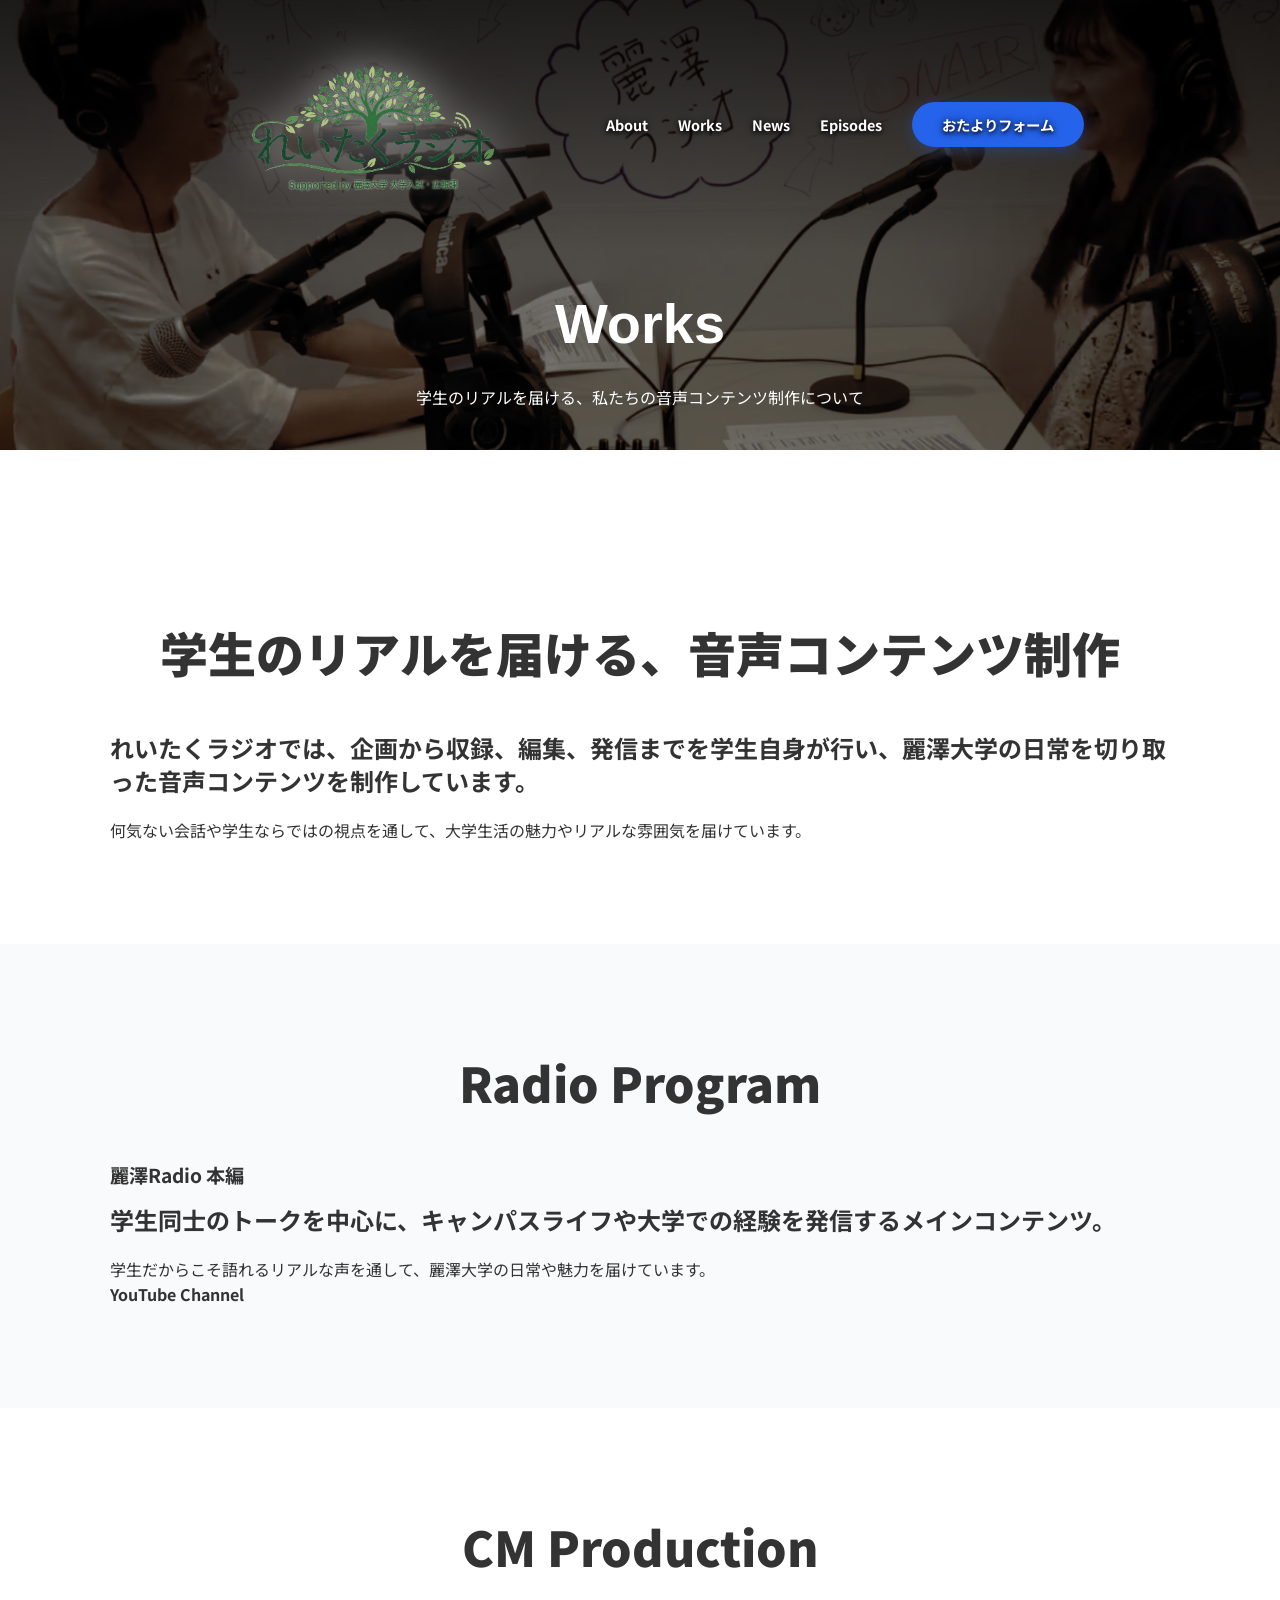
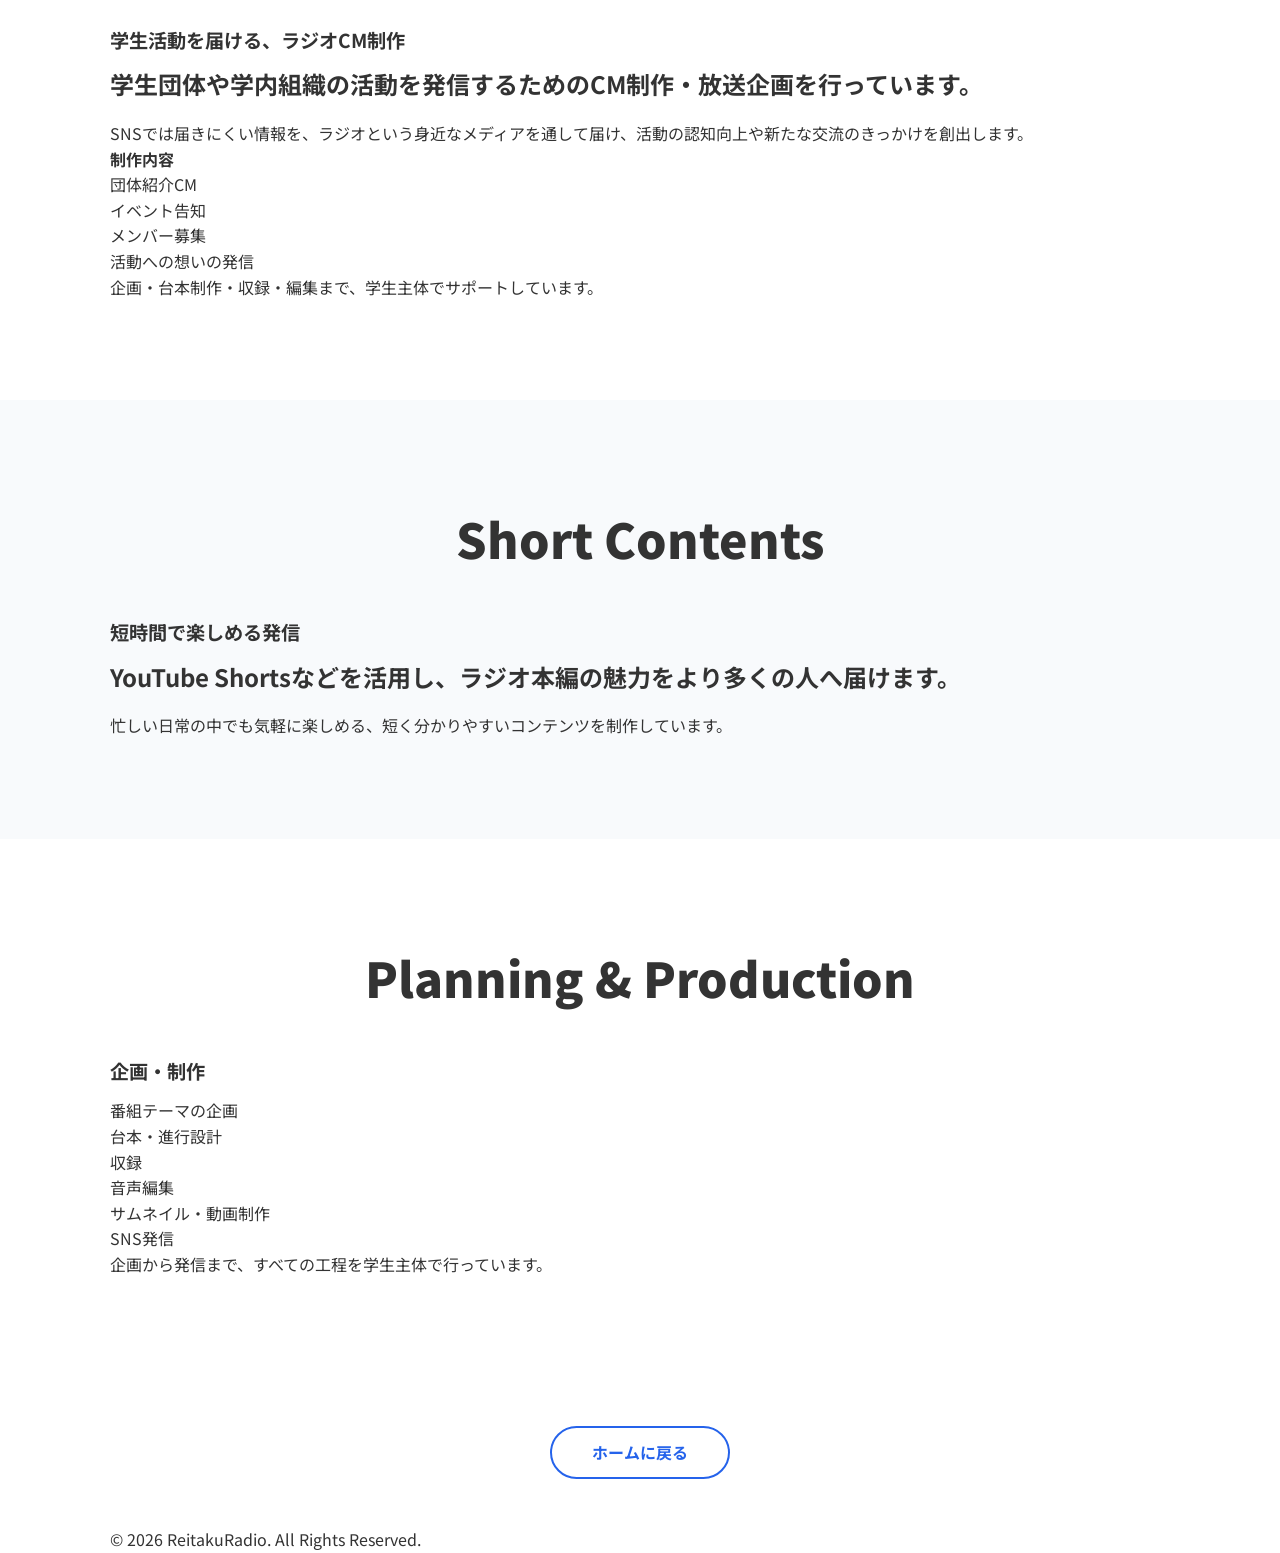
<file: public/works.html>
<!DOCTYPE html>
<html lang="ja">
<head>
    <meta charset="UTF-8">
    <meta name="viewport" content="width=device-width, initial-scale=1.0">
    <title>Works | れいたくラジオ</title>
    <link rel="icon" type="image/x-icon" href="assets/img/logo.ico">
    <link rel="preconnect" href="https://fonts.googleapis.com">
    <link rel="preconnect" href="https://fonts.gstatic.com" crossorigin>
    <link href="https://fonts.googleapis.com/css2?family=Noto+Sans+JP:wght@400;700;900&display=swap" rel="stylesheet">
    <link rel="stylesheet" href="assets/css/style.css">
    <style>
        .page-header { text-align:center; padding:6rem 0 3rem; background-image: url('assets/img/title.JPG'); background-size: cover; background-position: center; color:#fff; }
        .page-header::before { content: ''; display:block; }
        .section-subtitle { font-size: 1.2rem; margin-bottom: 0.75rem; color: #333; }
    </style>
    <style>
        /* 下層ページ用のヘッダースタイル (about.htmlと同様) */
        .page-header {
            position: relative;
            height: 50vh;
            min-height: 400px;
            display: flex;
            align-items: center;
            justify-content: center;
            background-image: url('assets/img/pic.png'); /* 背景画像 */
            background-size: cover;
            background-position: center;
            color: #fff;
            margin-bottom: 4rem;
        }
        .page-header::before {
            content: '';
            position: absolute;
            top: 0; left: 0; width: 100%; height: 100%;
            background: rgba(0,0,0,0.5);
        }
        .page-title-content {
            position: relative;
            z-index: 2;
            text-align: center;
            margin-top: 12rem; /* 位置を下に調整 */
        }
        .page-title {
            font-size: 3.5rem;
            font-weight: 900;
            margin-bottom: 1rem;
            font-family: 'Montserrat', sans-serif;
        }
    </style>
</head>
<body>
    <nav class="navbar">
        <div class="container nav-container">
            <a href="index.html" class="logo"><img src="./assets/img/osda.png" alt="れいたくラジオロゴ"></a>
            <div class="menu-toggle" id="mobile-menu"><span class="bar"></span><span class="bar"></span><span class="bar"></span></div>
            <ul class="nav-links">
                <li><a href="about.html">About</a></li>
                <li><a href="works.html">Works</a></li>
                <li><a href="news.html">News</a></li>
                <li><a href="episodes.html">Episodes</a></li>
                <li><a href="./letters.html" class="btn-primary">おたよりフォーム</a></li>
            </ul>
        </div>
    </nav>
    <!-- Page Header -->
    <header class="page-header">
        <div class="page-title-content fade-in">
            <h1 class="page-title">Works</h1>
            <p>学生のリアルを届ける、私たちの音声コンテンツ制作について</p>
        </div>
    </header>

    <main>
        <section class="section">
            <div class="container">
                <h2 class="section-title">学生のリアルを届ける、音声コンテンツ制作</h2>
                <p class="lead">れいたくラジオでは、企画から収録、編集、発信までを学生自身が行い、麗澤大学の日常を切り取った音声コンテンツを制作しています。</p>
                <p>何気ない会話や学生ならではの視点を通して、大学生活の魅力やリアルな雰囲気を届けています。</p>
            </div>
        </section>

        <section class="section bg-light">
            <div class="container">
                <h2 class="section-title">Radio Program</h2>
                <h3 class="section-subtitle">麗澤Radio 本編</h3>
                <p class="lead">学生同士のトークを中心に、キャンパスライフや大学での経験を発信するメインコンテンツ。</p>
                <p>学生だからこそ語れるリアルな声を通して、麗澤大学の日常や魅力を届けています。</p>
                <p><strong>YouTube Channel</strong></p>
            </div>
        </section>

        <section class="section">
            <div class="container">
                <h2 class="section-title">CM Production</h2>
                <h3 class="section-subtitle">学生活動を届ける、ラジオCM制作</h3>
                <p class="lead">学生団体や学内組織の活動を発信するためのCM制作・放送企画を行っています。</p>
                <p>SNSでは届きにくい情報を、ラジオという身近なメディアを通して届け、活動の認知向上や新たな交流のきっかけを創出します。</p>

                <h4>制作内容</h4>
                <ul>
                    <li>団体紹介CM</li>
                    <li>イベント告知</li>
                    <li>メンバー募集</li>
                    <li>活動への想いの発信</li>
                </ul>

                <p>企画・台本制作・収録・編集まで、学生主体でサポートしています。</p>
            </div>
        </section>

        <section class="section bg-light">
            <div class="container">
                <h2 class="section-title">Short Contents</h2>
                <h3 class="section-subtitle">短時間で楽しめる発信</h3>
                <p class="lead">YouTube Shortsなどを活用し、ラジオ本編の魅力をより多くの人へ届けます。</p>
                <p>忙しい日常の中でも気軽に楽しめる、短く分かりやすいコンテンツを制作しています。</p>
            </div>
        </section>

        <section class="section">
            <div class="container">
                <h2 class="section-title">Planning &amp; Production</h2>
                <h3 class="section-subtitle">企画・制作</h3>
                <ul>
                    <li>番組テーマの企画</li>
                    <li>台本・進行設計</li>
                    <li>収録</li>
                    <li>音声編集</li>
                    <li>サムネイル・動画制作</li>
                    <li>SNS発信</li>
                </ul>
                <p>企画から発信まで、すべての工程を学生主体で行っています。</p>
            </div>
        </section>
    </main>

    <div class="text-center" style="margin: 3rem 0;">
        <a href="index.html" class="btn-primary-outline">ホームに戻る</a>
    </div>

    <footer class="footer">
        <div class="container footer-content"><p>&copy; 2026 ReitakuRadio. All Rights Reserved.</p></div>
    </footer>

    <script src="../src/js/script.js"></script>
</body>
</html>
</file>
<file: public/assets/css/style.css>
:root {
    --primary-color: #2563eb;
    --accent-color: #e74c3c;
    --text-color: #333;
    --bg-color: #fff;
    --bg-light: #f8fafc;

    /* PC Nav Settings */
    --nav-height: 250px;         /* PC: 初期状態の高さ */
    --nav-height-scroll: 80px;   /* PC: スクロール時の高さ */

    /* Mobile Nav Settings (ここを追加・調整可能に) */
    --nav-height-mobile: 200px;        /* スマホ: 初期状態の高さ */
    --nav-height-scroll-mobile: 100px; /* スマホ: スクロール時の高さ */

    /* Logo Size Settings (ここでロゴサイズを指定) */
    --logo-height: 350px;        /* PC: 通常時の高さ */
    --logo-height-scroll: 100px; /* PC: スクロール時の高さ */

    /* スマホ用ロゴ設定 */
    --logo-height-mobile: 250px;        /* スマホ: 高さ */
    --logo-height-scroll-mobile: 120px;  /* スマホ: スクロール時の高さ (追加) */

    --transition: all 0.3s ease;
    --font-heading: 'Montserrat', sans-serif;
    --font-body: 'Noto Sans JP', sans-serif;
}

/* Base Font Size Settings for different screens */
html {
    font-size: 16px;
}

@media (max-width: 768px) {
    html {
        font-size: 15px;
    }
}

@media (max-width: 480px) {
    html {
        font-size: 14px;
    }
}


* {
    margin: 0;
    padding: 0;
    box-sizing: border-box;
}

body {
    font-family: var(--font-body);
    color: var(--text-color);
    line-height: 1.6;
    overflow-x: hidden;
    background-color: var(--bg-color);
}

a { text-decoration: none; color: inherit; }
ul { list-style: none; }



.card-button {
    display: inline-block;
    margin-top: 15px;
    padding: 10px 24px;
    border-radius: 30px;
    background: #222;
    color: white;
    text-decoration: none;
    font-size: 14px;
    transition: 0.3s;
    margin-bottom: 10px;
}

.card-button:hover {
    opacity: 0.8;
}


/* Utilities */
.container {
    max-width: 1100px;
    margin: 0 auto;
    padding: 0 20px;
}

.section { padding: 100px 0; position: relative; }
.bg-light { background-color: var(--bg-light); }

/* Navigation */
.navbar {
    position: fixed; /* stickyから変更: 動画の上に重ねる */
    top: 0;
    width: 100%;
    height: var(--nav-height);
    background: transparent; /* 初期状態は透明 */
    display: flex;
    align-items: center;
    z-index: 1000;
    transition: var(--transition); /* 高さの変化もアニメーション */
    border-bottom: none;
}

.navbar.scrolled {
    background: rgba(255, 255, 255, 0.98); /* スクロール時は白背景 */
    box-shadow: 0 2px 10px rgba(0,0,0,0.1);
    height: var(--nav-height-scroll); /* 変数に変更 */
}

.nav-container {
    width: 100%;
    display: flex;
    justify-content: center;
    align-items: center;
    gap: 60px;
}

/* --- ここから修正：スクロール前のスタイル強化 --- */

/* スクロールしていない時だけ、ナビゲーション背景に薄い黒グラデーションを敷くことで文字を見やすくする */
.navbar:not(.scrolled) {
    background: linear-gradient(to bottom, rgba(0,0,0,0.6) 0%, transparent 100%);
}

/* スクロールしていない時のリンク文字（白文字＋強めの影） */
.navbar:not(.scrolled) .nav-links a {
    color: #fff;
    text-shadow: 0 0 10px rgba(0,0,0,0.7), 0 2px 4px rgba(0,0,0,0.9); /* 影を重ね掛けして視認性アップ */
}



/* スクロールしていない時のハンバーガーメニュー */
.navbar:not(.scrolled) .menu-toggle .bar {
    background-color: #fff;
    box-shadow: 0 1px 3px rgba(0,0,0,0.8);
}

/* --- 修正ここまで --- */

/* スクロールした時の文字色（通常色に戻す） */
.navbar.scrolled .nav-links a {
    color: var(--text-color);
}

.logo {
    /* 画像配置用にフレックスボックス化 */
    display: flex;
    align-items: center;
}

/* 旧設定：固定サイズ
.logo img {
    height: 50px;
    width: auto;
    ...
}
*/

/* 新設定：自動調整 */
.logo img {
    height: var(--logo-height); /* 変数で指定した高さ */
    width: auto;                /* 幅は自動（比率維持） */
    max-width: 100%;
    display: block;
    transition: var(--transition);
    object-fit: contain;   /* 歪み防止 */
}

/* スクロール時にロゴ画像も小さくする */
.navbar.scrolled .logo img {
    height: var(--logo-height-scroll); /* 変数で指定した高さ */
    max-height: none; /* 上書きされないようにリセット */
}

.nav-links { display: flex; gap: 30px; align-items: center; }
.nav-links a { font-weight: 700; font-size: 0.9rem; transition: var(--transition); }
.nav-links a:hover { color: var(--primary-color); }

.btn-primary {
    background: var(--primary-color);
    color: #fff !important;
    padding: 12px 30px;
    border-radius: 50px;
    font-weight: 700;
    transition: var(--transition);
    box-shadow: 0 4px 15px rgba(37, 99, 235, 0.3);
}
.btn-primary:hover {
    transform: translateY(-2px);
    box-shadow: 0 4px 15px rgba(37, 99, 235, 0.4);
}

.menu-toggle {
    display: none;
    flex-direction: column;
    cursor: pointer;
}

.menu-toggle .bar {
    width: 25px;
    height: 3px;
    background-color: var(--text-color);
    margin: 3px 0;
    transition: 0.4s;
}

/* Hero Section */
.hero {
    height: 100vh; /* ナビゲーション分の減算を削除し、画面いっぱいに */
    display: flex;
    align-items: center;
    justify-content: center;
    text-align: center;
    position: relative;
    color: #fff;
    clip-path: polygon(0 0, 100% 0, 100% 85%, 0 100%);
    overflow: hidden;
}

/* Hero image */
.hero-image {
    position: absolute;
    top: 0;
    left: 0;
    width: 100%;
    height: 100%;
    object-fit: cover;
    z-index: -1;
}

.hero-content {
    position: relative;
    z-index: 2;
    max-width: 800px;
    padding: 0 20px;
}

.hero-title {
    /*font-family: "DM Serif Text", serif;*/
    /*font-weight: 400;*/
    /*font-style: normal;*/
    /* Fluid typography: Min 2.5rem, Preferred 8vw, Max 5rem */
    font-size: clamp(5em, 8vw, 5rem);
    font-weight: 500;
    margin-bottom: 10px;
    line-height: 1.1;
    letter-spacing: -2px;
    background: linear-gradient(45deg, #fff, #cff4d2);
    -webkit-background-clip: text;
    -webkit-text-fill-color: transparent;
    /* グラデーション文字用の影 */
    filter: drop-shadow(0 4px 10px rgba(0,0,0,0.6));
    margin-top: 1rem;
}

/*.hero-subtitle {*/
/*    !* Fluid typography: Min 1rem, Preferred 3vw, Max 1.2rem *!*/
/*    font-size: clamp(1rem, 3vw, 1.2rem);*/
/*    margin-bottom: 40px;*/
/*    opacity: 0.9;*/
/*    !* 通常文字用の影 *!*/
/*    text-shadow: 0 2px 4px rgba(0,0,0,0.8);*/
/*}*/

.btn-outline {
    border: 2px solid #fff;
    padding: 12px 30px;
    border-radius: 50px;
    font-weight: 700;
    transition: var(--transition);
}
.btn-outline:hover {
    background: #fff;
    color: #333;
}

/* About Section */
.section-title {
    /* Fluid typography: Min 2rem, Preferred 5vw, Max 3rem */
    font-size: clamp(2rem, 5vw, 3rem);
    font-weight: 900;
    margin-bottom: 40px;
    text-align: center;
}
.section-title.text-left { text-align: left; }
.section-title.text-left::after { margin: 15px 0 0; }

.lead {
    /* Fluid typography: Min 1.1rem, Preferred 3vw, Max 1.5rem */
    font-size: clamp(1.1rem, 3vw, 1.5rem);
    font-weight: 700;
    margin-bottom: 20px;
    line-height: 1.4;
}

.about-grid {
    display: grid;
    grid-template-columns: 1fr 1fr;
    gap: 80px;
    align-items: center;
}

.about-image {
    position: relative;
    z-index: 1;
}
.about-image img {
    width: 100%;
    height: 100%;       /* 親要素に合わせる */
    object-fit: cover;  /* 親要素の形に合わせてトリミング */
    border-radius: 8px; /* デザインに合わせて調整 */
}
.about-image .accent-box {
    position: absolute;
    bottom: -20px;
    left: -20px;
    width: 70%;
    height: 70%;
    background: var(--primary-color);
    z-index: -1;
    opacity: 0.1;
    border-radius: 10px;
}

.btn-text {
    display: inline-flex;
    align-items: center;
    font-weight: 700;
    color: var(--primary-color);
    margin-top: 20px;
    font-size: 1.1rem;
    position: relative;
    padding-bottom: 5px;
}
.btn-text::after {
    content: '';
    position: absolute;
    bottom: 0; left: 0;
    width: 0; height: 2px;
    background: var(--primary-color);
    transition: var(--transition);
}
.btn-text:hover::after { width: 100%; }
.btn-text .arrow { margin-left: 10px; transition: var(--transition); }
.btn-text:hover .arrow { transform: translateX(5px); }

/* Works Section (replaces .card related generic grid mainly) */
.slant-top {
    /* Create a reverse slant background effect if needed, or just standard bg */
}

.section-header {
    text-align: center;
    max-width: 600px;
    margin: 0 auto 60px;
}
.section-desc { color: #666; }

.card {
    border: none; /* override existing */
}

/* Center align card content (episodes) */
.card .card-content {
    text-align: center;
    display: flex;
    flex-direction: column;
    align-items: center;
    gap: 12px;
}

.card-youtube { margin: 0 auto; }

.card-tag {
    display: inline-block;
    padding: 4px 12px;
    background: rgba(37, 99, 235, 0.1);
    color: var(--primary-color);
    font-size: 0.8rem;
    font-weight: 700;
    border-radius: 20px;
    margin-bottom: 10px;
}

.btn-primary-outline {
    display: inline-block;
    padding: 12px 40px;
    border: 2px solid var(--primary-color);
    color: var(--primary-color);
    font-weight: 700;
    border-radius: 50px;
    transition: var(--transition);
}
.btn-primary-outline:hover {
    background: var(--primary-color);
    color: #fff;
}

.mt-5 { margin-top: 50px; }
.text-center { text-align: center; }

/* News Section */
.news-list {
    max-width: 800px;
    margin: 0 auto;
}

.news-item {
    display: flex;
    align-items: center;
    padding: 20px 0;
    border-bottom: 1px solid #eee;
    transition: var(--transition);
}
.news-item:hover {
    padding-left: 15px;
    border-color: var(--primary-color);
}
.news-item:hover .news-title { color: var(--primary-color); }

.news-date {
    font-family: var(--font-heading);
    color: #999;
    font-size: 0.9rem;
    min-width: 100px;
}
.news-cat {
    font-size: 0.8rem;
    font-weight: 700;
    padding: 2px 10px;
    background: #333;
    color: #fff;
    border-radius: 4px;
    margin-right: 20px;
    min-width: 80px;
    text-align: center;
}
.news-title {
    font-weight: 500;
    transition: var(--transition);
}

/* Animation Classes */
.fade-in {
    opacity: 0;
    transform: translateY(30px);
    transition: opacity 0.8s ease-out, transform 0.8s ease-out;
}

.fade-in.visible {
    opacity: 1;
    transform: translateY(0);
}

.delay-100 { transition-delay: 0.1s; }
.delay-200 { transition-delay: 0.2s; }
.delay-300 { transition-delay: 0.3s; }

/* Responsive */
@media (max-width: 768px) {
    .section { padding: 60px 0; }

    /* モバイル時は変数で高さを制御 */
    .navbar {
        height: var(--nav-height-mobile);
    }

    /* モバイルでのスクロール時の高さ制御を追加 */
    .navbar.scrolled {
        height: var(--nav-height-scroll-mobile);
    }

    /* モバイル時は操作性を考慮して左右配置に戻す */
    .nav-container {
        justify-content: space-between;
        gap: 0;
    }

    /* モバイル用ロゴサイズ調整（通常時） */
    .logo img {
        height: var(--logo-height-mobile);
        max-height: none;
    }

    /* モバイルでのスクロール時のロゴサイズ調整（追加） */
    .navbar.scrolled .logo img {
        height: var(--logo-height-scroll-mobile);
    }

    /* Note: Font sizes for titles are now handled by clamp() above */

    .hero-title {
        margin-bottom: 15px;
    }

    .hero-subtitle {
        padding: 0 10px;
    }

    /* Mobile Navigation */
    .menu-toggle {
        display: flex;
        z-index: 1001; /* Ensure above overlay */
    }

    .nav-links {
        position: fixed;
        top: 0;
        right: -100%;
        width: 80%;
        height: 100vh;
        background: rgba(255, 255, 255, 0.98);
        flex-direction: column;
        justify-content: center;
        align-items: center;
        transition: var(--transition);
        box-shadow: -5px 0 15px rgba(0,0,0,0.1);
    }

    .nav-links.active {
        right: 0;
    }

    .nav-links li {
        margin: 20px 0;
    }

    .nav-links li a {
        font-size: 1.2rem;
    }

    /* Hamburger Animation */
    .menu-toggle.is-active .bar:nth-child(1) {
        transform: rotate(-45deg) translate(-5px, 6px);
    }
    .menu-toggle.is-active .bar:nth-child(2) {
        opacity: 0;
    }
    .menu-toggle.is-active .bar:nth-child(3) {
        transform: rotate(45deg) translate(-5px, -6px);
    }

    /* Card Grid */
    .card-grid {
        display: grid;
        grid-template-columns: 1fr; /* Force single column */
        gap: 30px;
    }
    /* Adjust Card Typography for Mobile */
    .card-content h3 {
        font-size: 1.3rem;
    }
    .card-content p {
        font-size: 0.95rem;
    }

    .about-grid { grid-template-columns: 1fr; gap: 40px; }

    .news-item {
        flex-direction: column;
        align-items: flex-start;
        gap: 5px;
    }

    .news-date, .news-cat { margin-bottom: 5px; }

    .section-title { margin-bottom: 30px; }
}

/* Extra small devices */
@media (max-width: 480px) {
    .section-title {
        text-align: center !important; /* Force center on very small screens */
    }
    .section-title.text-left::after {
        margin: 15px auto 0;
    }

    .btn-primary, .btn-outline, .btn-primary-outline {
        padding: 10px 20px;
        font-size: 0.9rem;
        width: 100%; /* Full width buttons on mobile */
        text-align: center;
        display: block;
        margin-bottom: 10px;
    }

    .hero-scroll-indicator {
        bottom: 10%;
    }
}

/* 全画像の基本設定: 比率崩れ防止 */
img {
    max-width: 100%;
    height: auto; /* 高さを自動にすることで歪みを防ぐ */
    vertical-align: bottom;
}

.card-youtube {
    width: 70%;
    aspect-ratio: 16 / 9;
    overflow: hidden;
}

.card-youtube iframe {
    width: 100%;
    height: 100%;
    border: none;
}

/* Responsive embed for external forms (Google Forms) */
.form-embed {
    position: relative;
    width: 100%;
    max-width: 200%;
    padding-bottom: 100%; /* preserve original iframe aspect ratio (902/640) */
    height: 0;
    overflow: hidden;
}
.form-embed iframe {
    position: absolute;
    top: 0; left: 0;
    width: 100%;
    height: 100%;
    border: 0;
}

/* Tabs for episodes page (improved touch targets and UI) */
.tab-buttons {
    display: flex;
    gap: 12px;
    justify-content: center;
    margin: 1.5rem 0 0.5rem;
    flex-wrap: wrap;
}
.tab-buttons button {
    background: transparent;
    border: 2px solid rgba(0,0,0,0.08);
    padding: 12px 18px; /* larger hit area */
    min-width: 140px;
    max-width: 100%;
    display: inline-flex;
    align-items: center;
    justify-content: center;
    gap: 8px;
    border-radius: 12px;
    cursor: pointer;
    font-weight: 700;
    font-size: 1rem;
    line-height: 1;
    box-shadow: 0 2px 6px rgba(0,0,0,0.04);
    transition: transform 0.12s ease, box-shadow 0.12s ease, background 0.12s;
}
.tab-buttons button:hover {
    transform: translateY(-3px);
    box-shadow: 0 6px 18px rgba(0,0,0,0.08);
}
.tab-buttons button:focus { outline: none; }
.tab-buttons button:focus-visible {
    box-shadow: 0 0 0 4px rgba(37,99,235,0.12);
}
.tab-buttons button.active {
    background: var(--primary-color);
    color: #fff;
    border-color: var(--primary-color);
    transform: translateY(-2px);
    box-shadow: 0 8px 20px rgba(37,99,235,0.18);
}
.tab-content .tab-panel { display: none; padding-top: 1rem; }
.tab-content .tab-panel.active { display: block; }

@media (max-width: 768px) {
    .tab-buttons { gap: 8px; }
    .tab-buttons button { padding: 12px 12px; min-width: 120px; font-size: 0.98rem; flex: 1 1 calc(50% - 12px); }
}
</file>
